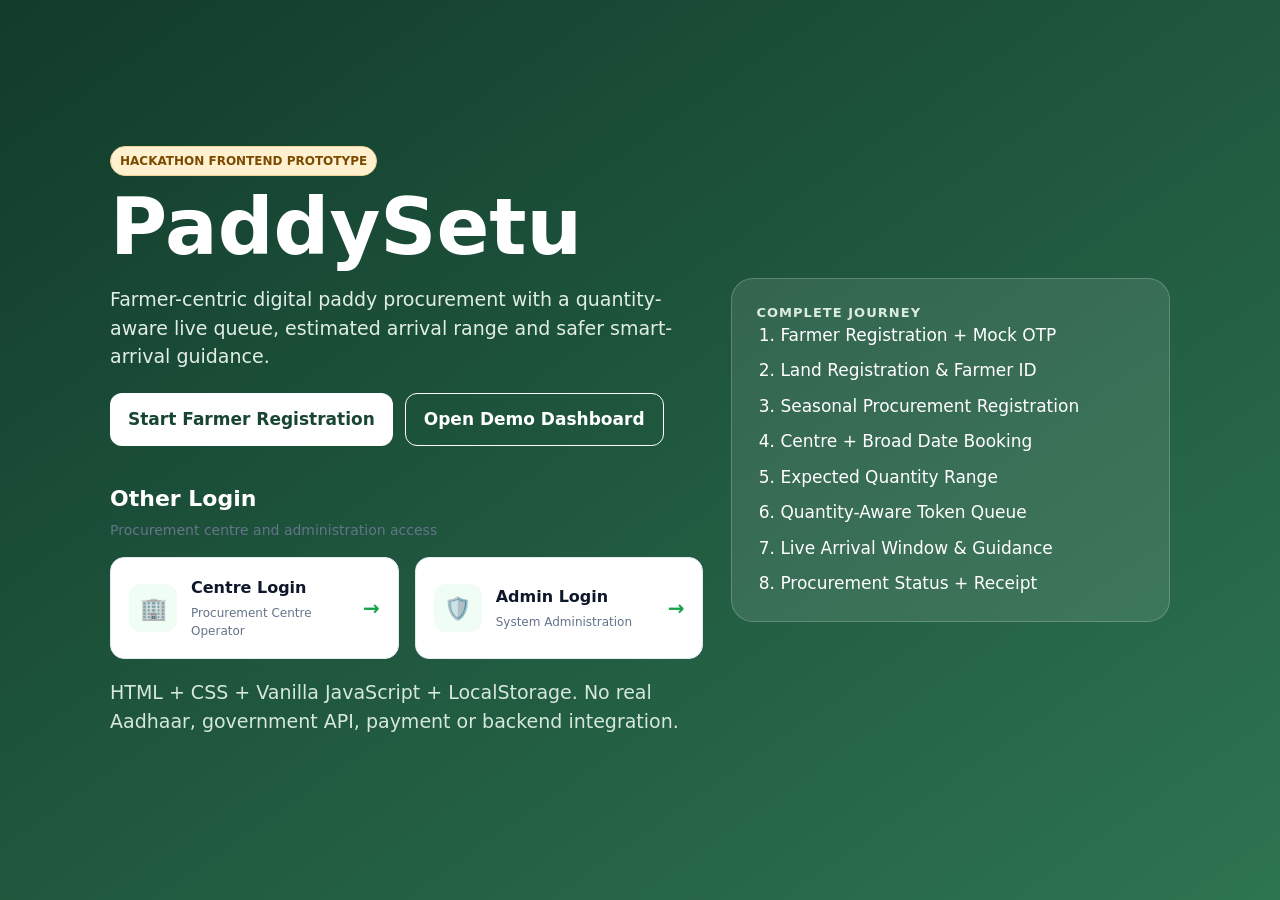
<file: index.html>
<!doctype html>
<html lang="en">
  <head>
    <meta charset="UTF-8" />
    <meta name="viewport" content="width=device-width,initial-scale=1" />
    <title>PaddySetu — Digital Paddy Procurement Prototype</title>
    <link rel="stylesheet" href="css/global.css" />
    <link rel="stylesheet" href="css/utility.css" />
  </head>
  <body>
    <main class="landing">
      <div class="landing-card">
        <section>
          <div class="demo-label">HACKATHON FRONTEND PROTOTYPE</div>
          <h1>PaddySetu</h1>
          <p>
            Farmer-centric digital paddy procurement with a quantity-aware live
            queue, estimated arrival range and safer smart-arrival guidance.
          </p>
          <div class="button-row">
            <a class="btn btn-primary" href="pages/farmer-registration.html"
              >Start Farmer Registration</a
            ><a class="btn btn-outline" href="pages/dashboard.html"
              >Open Demo Dashboard</a
            >
          </div>


          <section class="other-login-section">
            <div class="section-heading">
              <h2>Other Login</h2>
              <p>Procurement centre and administration access</p>
            </div>

            <div class="role-login-grid">
              <!-- Centre Operator -->
              <a href="pages/centre-login.html" class="role-login-card">
                <div class="role-login-icon">🏢</div>

                <div class="role-login-content">
                  <h3>Centre Login</h3>
                  <p>Procurement Centre Operator</p>
                </div>

                <span class="role-arrow">→</span>
              </a>

              <!-- Admin -->
              <a href="pages/admin-login.html" class="role-login-card">
                <div class="role-login-icon">🛡️</div>

                <div class="role-login-content">
                  <h3>Admin Login</h3>
                  <p>System Administration</p>
                </div>

                <span class="role-arrow">→</span>
              </a>
            </div>
          </section>
          

          <p class="helper">
            HTML + CSS + Vanilla JavaScript + LocalStorage. No real Aadhaar,
            government API, payment or backend integration.
          </p>
        </section>
        <aside class="flow-card">
          <div class="eyebrow">Complete journey</div>
          <ol>
            <li>Farmer Registration + Mock OTP</li>
            <li>Land Registration & Farmer ID</li>
            <li>Seasonal Procurement Registration</li>
            <li>Centre + Broad Date Booking</li>
            <li>Expected Quantity Range</li>
            <li>Quantity-Aware Token Queue</li>
            <li>Live Arrival Window & Guidance</li>
            <li>Procurement Status + Receipt</li>
          </ol>
        </aside>
      </div>
    </main>
  </body>
</html>
</file>
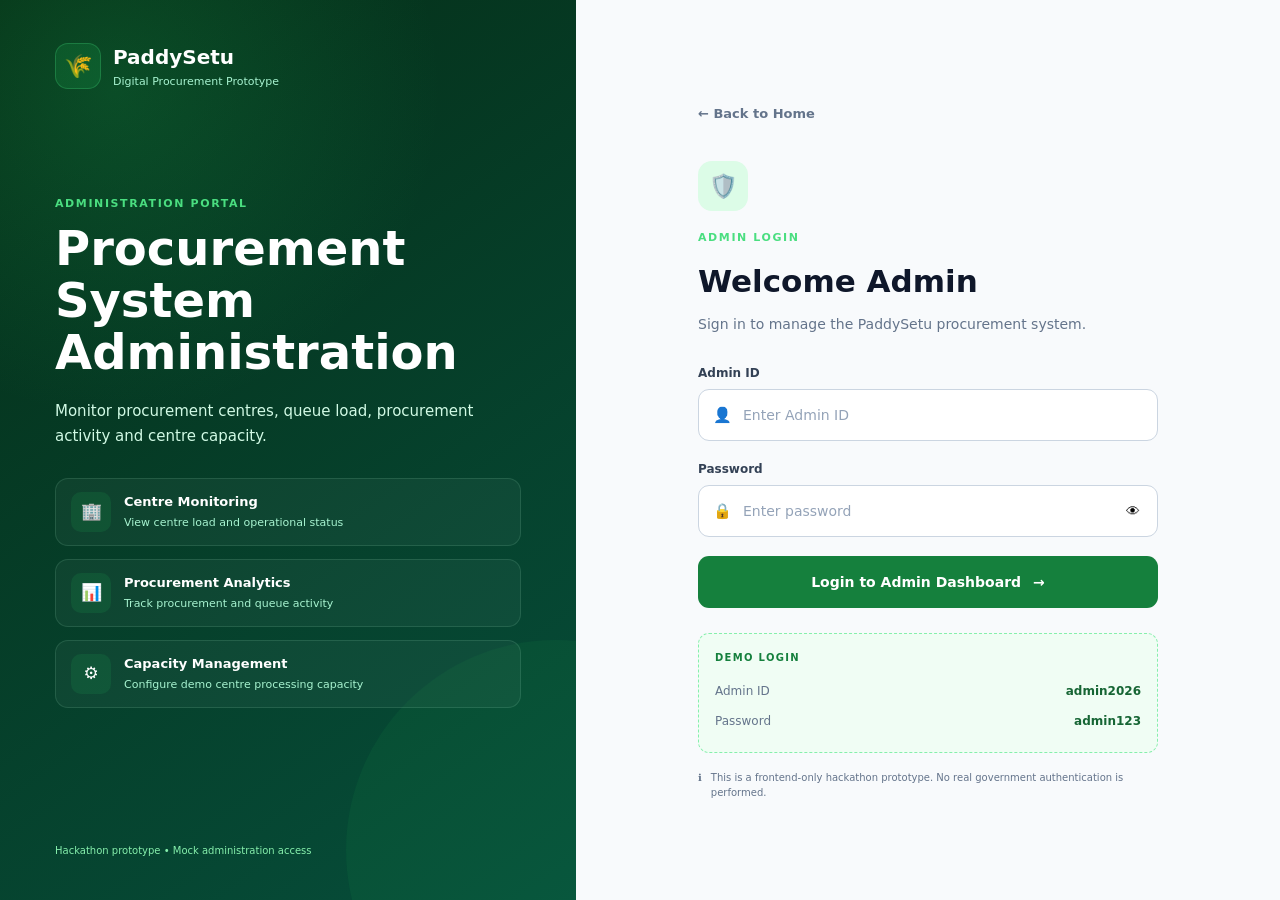
<file: pages/admin-login.html>
<!doctype html>
<html lang="en">

<head>
    <meta charset="UTF-8" />

    <meta
        name="viewport"
        content="width=device-width, initial-scale=1"
    />

    <meta
        name="description"
        content="Admin login for PaddySetu digital procurement prototype"
    />

    <title>Admin Login — PaddySetu</title>

    <!-- Shared CSS -->
    <link rel="stylesheet" href="../css/global.css" />
    <link rel="stylesheet" href="../css/utility.css" />

    <!-- Admin CSS -->
    <link rel="stylesheet" href="../css/admin.css" />
</head>

<body>

    <main class="admin-login-page">

        <div class="admin-login-wrapper">


            <!-- ============================================
                 LEFT INFORMATION PANEL
            ============================================= -->

            <section class="admin-brand-panel">

                <a
                    href="../index.html"
                    class="admin-brand"
                >
                    <div class="admin-brand-icon">
                        🌾
                    </div>

                    <div>
                        <strong>PaddySetu</strong>
                        <span>Digital Procurement Prototype</span>
                    </div>
                </a>


                <div class="admin-brand-content">

                    <span class="admin-eyebrow">
                        ADMINISTRATION PORTAL
                    </span>

                    <h1>
                        Procurement System Administration
                    </h1>

                    <p>
                        Monitor procurement centres, queue load,
                        procurement activity and centre capacity.
                    </p>


                    <div class="admin-feature-list">

                        <div class="admin-feature">

                            <div class="feature-icon">
                                🏢
                            </div>

                            <div>
                                <strong>
                                    Centre Monitoring
                                </strong>

                                <span>
                                    View centre load and operational status
                                </span>
                            </div>

                        </div>


                        <div class="admin-feature">

                            <div class="feature-icon">
                                📊
                            </div>

                            <div>
                                <strong>
                                    Procurement Analytics
                                </strong>

                                <span>
                                    Track procurement and queue activity
                                </span>
                            </div>

                        </div>


                        <div class="admin-feature">

                            <div class="feature-icon">
                                ⚙️
                            </div>

                            <div>
                                <strong>
                                    Capacity Management
                                </strong>

                                <span>
                                    Configure demo centre processing capacity
                                </span>
                            </div>

                        </div>

                    </div>

                </div>


                <p class="admin-demo-note">
                    Hackathon prototype • Mock administration access
                </p>

            </section>



            <!-- ============================================
                 LOGIN PANEL
            ============================================= -->

            <section class="admin-login-panel">

                <div class="admin-login-box">


                    <a
                        href="../index.html"
                        class="back-home-link"
                    >
                        ← Back to Home
                    </a>


                    <div class="admin-login-heading">

                        <div class="admin-shield">
                            🛡️
                        </div>

                        <span class="admin-eyebrow">
                            ADMIN LOGIN
                        </span>

                        <h2>
                            Welcome Admin
                        </h2>

                        <p>
                            Sign in to manage the PaddySetu
                            procurement system.
                        </p>

                    </div>



                    <!-- ====================================
                         LOGIN FORM
                    ===================================== -->

                    <form
                        class="admin-login-form"
                        id="adminLoginForm"
                    >


                        <!-- Admin ID -->

                        <div class="admin-form-group">

                            <label for="adminId">
                                Admin ID
                            </label>

                            <div class="admin-input-wrapper">

                                <span class="admin-input-icon">
                                    👤
                                </span>

                                <input
                                    type="text"
                                    id="adminId"
                                    placeholder="Enter Admin ID"
                                    autocomplete="username"
                                    required
                                />

                            </div>

                        </div>



                        <!-- Password -->

                        <div class="admin-form-group">

                            <label for="adminPassword">
                                Password
                            </label>

                            <div class="admin-input-wrapper">

                                <span class="admin-input-icon">
                                    🔒
                                </span>

                                <input
                                    type="password"
                                    id="adminPassword"
                                    placeholder="Enter password"
                                    autocomplete="current-password"
                                    required
                                />

                                <button
                                    type="button"
                                    class="password-toggle"
                                    id="adminPasswordToggle"
                                    aria-label="Show password"
                                >
                                    👁
                                </button>

                            </div>

                        </div>



                        <!-- Error -->

                        <div
                            class="admin-login-error"
                            id="adminLoginError"
                        >
                        </div>



                        <!-- Login -->

                        <button
                            type="submit"
                            class="admin-login-button"
                        >
                            Login to Admin Dashboard
                            <span>→</span>
                        </button>

                    </form>



                    <!-- ====================================
                         DEMO CREDENTIALS
                    ===================================== -->

                    <div class="demo-credentials">

                        <div class="demo-title">
                            DEMO LOGIN
                        </div>

                        <div class="demo-credential-row">

                            <span>
                                Admin ID
                            </span>

                            <strong>
                                admin2026
                            </strong>

                        </div>


                        <div class="demo-credential-row">

                            <span>
                                Password
                            </span>

                            <strong>
                                admin123
                            </strong>

                        </div>

                    </div>



                    <div class="prototype-warning">

                        <span>
                            ℹ️
                        </span>

                        <p>
                            This is a frontend-only hackathon prototype.
                            No real government authentication is performed.
                        </p>

                    </div>

                </div>

            </section>

        </div>

    </main>


    <!-- Shared application data -->

    <script src="../js/storage.js"></script>

    <!-- Admin login -->

    <script src="../js/admin-login.js"></script>

</body>

</html>
</file>
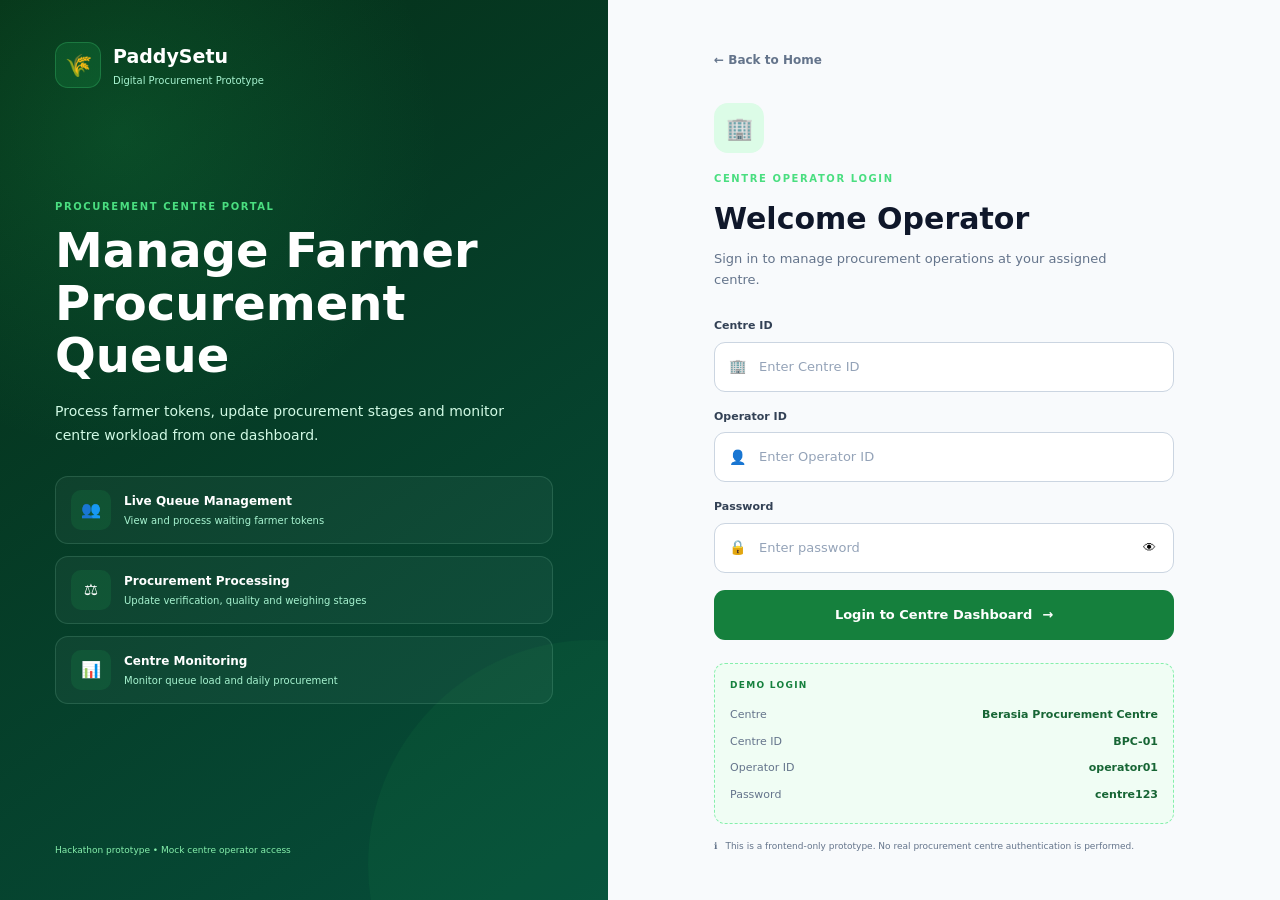
<file: pages/centre-login.html>
<!doctype html>
<html lang="en">

<head>
    <meta charset="UTF-8" />

    <meta
        name="viewport"
        content="width=device-width, initial-scale=1"
    />

    <meta
        name="description"
        content="Centre operator login for PaddySetu procurement prototype"
    />

    <title>Centre Login — PaddySetu</title>

    <link rel="stylesheet" href="../css/global.css" />
    <link rel="stylesheet" href="../css/utility.css" />
    <link rel="stylesheet" href="../css/centre.css" />
</head>

<body>

    <main class="centre-login-page">

        <div class="centre-login-layout">

            <!-- LEFT PANEL -->

            <section class="centre-info-panel">

                <a href="../index.html" class="centre-brand">

                    <div class="centre-brand-icon">
                        🌾
                    </div>

                    <div>
                        <strong>PaddySetu</strong>
                        <span>Digital Procurement Prototype</span>
                    </div>

                </a>


                <div class="centre-info-content">

                    <span class="centre-eyebrow">
                        PROCUREMENT CENTRE PORTAL
                    </span>

                    <h1>
                        Manage Farmer Procurement Queue
                    </h1>

                    <p>
                        Process farmer tokens, update procurement stages
                        and monitor centre workload from one dashboard.
                    </p>


                    <div class="centre-feature-list">

                        <div class="centre-feature">

                            <div class="centre-feature-icon">
                                👥
                            </div>

                            <div>
                                <strong>Live Queue Management</strong>
                                <span>
                                    View and process waiting farmer tokens
                                </span>
                            </div>

                        </div>


                        <div class="centre-feature">

                            <div class="centre-feature-icon">
                                ⚖
                            </div>

                            <div>
                                <strong>Procurement Processing</strong>
                                <span>
                                    Update verification, quality and weighing stages
                                </span>
                            </div>

                        </div>


                        <div class="centre-feature">

                            <div class="centre-feature-icon">
                                📊
                            </div>

                            <div>
                                <strong>Centre Monitoring</strong>
                                <span>
                                    Monitor queue load and daily procurement
                                </span>
                            </div>

                        </div>

                    </div>

                </div>


                <p class="centre-prototype-note">
                    Hackathon prototype • Mock centre operator access
                </p>

            </section>


            <!-- RIGHT LOGIN PANEL -->

            <section class="centre-login-panel">

                <div class="centre-login-box">

                    <a
                        href="../index.html"
                        class="centre-back-link"
                    >
                        ← Back to Home
                    </a>


                    <div class="centre-login-heading">

                        <div class="centre-login-symbol">
                            🏢
                        </div>

                        <span class="centre-eyebrow">
                            CENTRE OPERATOR LOGIN
                        </span>

                        <h2>
                            Welcome Operator
                        </h2>

                        <p>
                            Sign in to manage procurement operations
                            at your assigned centre.
                        </p>

                    </div>


                    <form
                        id="centreLoginForm"
                        class="centre-login-form"
                    >

                        <!-- Centre ID -->

                        <div class="centre-form-group">

                            <label for="centreId">
                                Centre ID
                            </label>

                            <div class="centre-input-wrap">

                                <span class="centre-input-icon">
                                    🏢
                                </span>

                                <input
                                    type="text"
                                    id="centreId"
                                    placeholder="Enter Centre ID"
                                    autocomplete="username"
                                    required
                                />

                            </div>

                        </div>


                        <!-- Operator ID -->

                        <div class="centre-form-group">

                            <label for="operatorId">
                                Operator ID
                            </label>

                            <div class="centre-input-wrap">

                                <span class="centre-input-icon">
                                    👤
                                </span>

                                <input
                                    type="text"
                                    id="operatorId"
                                    placeholder="Enter Operator ID"
                                    required
                                />

                            </div>

                        </div>


                        <!-- Password -->

                        <div class="centre-form-group">

                            <label for="centrePassword">
                                Password
                            </label>

                            <div class="centre-input-wrap">

                                <span class="centre-input-icon">
                                    🔒
                                </span>

                                <input
                                    type="password"
                                    id="centrePassword"
                                    placeholder="Enter password"
                                    autocomplete="current-password"
                                    required
                                />

                                <button
                                    type="button"
                                    class="centre-password-toggle"
                                    id="centrePasswordToggle"
                                    aria-label="Show password"
                                >
                                    👁
                                </button>

                            </div>

                        </div>


                        <div
                            id="centreLoginError"
                            class="centre-login-error"
                        ></div>


                        <button
                            type="submit"
                            class="centre-login-button"
                        >
                            Login to Centre Dashboard
                            <span>→</span>
                        </button>

                    </form>


                    <!-- DEMO CREDENTIALS -->

                    <div class="centre-demo-box">

                        <div class="centre-demo-title">
                            DEMO LOGIN
                        </div>


                        <div class="centre-demo-row">
                            <span>Centre</span>
                            <strong>Berasia Procurement Centre</strong>
                        </div>


                        <div class="centre-demo-row">
                            <span>Centre ID</span>
                            <strong>BPC-01</strong>
                        </div>


                        <div class="centre-demo-row">
                            <span>Operator ID</span>
                            <strong>operator01</strong>
                        </div>


                        <div class="centre-demo-row">
                            <span>Password</span>
                            <strong>centre123</strong>
                        </div>

                    </div>


                    <div class="centre-login-warning">

                        <span>ℹ️</span>

                        <p>
                            This is a frontend-only prototype.
                            No real procurement centre authentication is performed.
                        </p>

                    </div>

                </div>

            </section>

        </div>

    </main>


    <script src="../js/centre-login.js"></script>

</body>

</html>
</file>
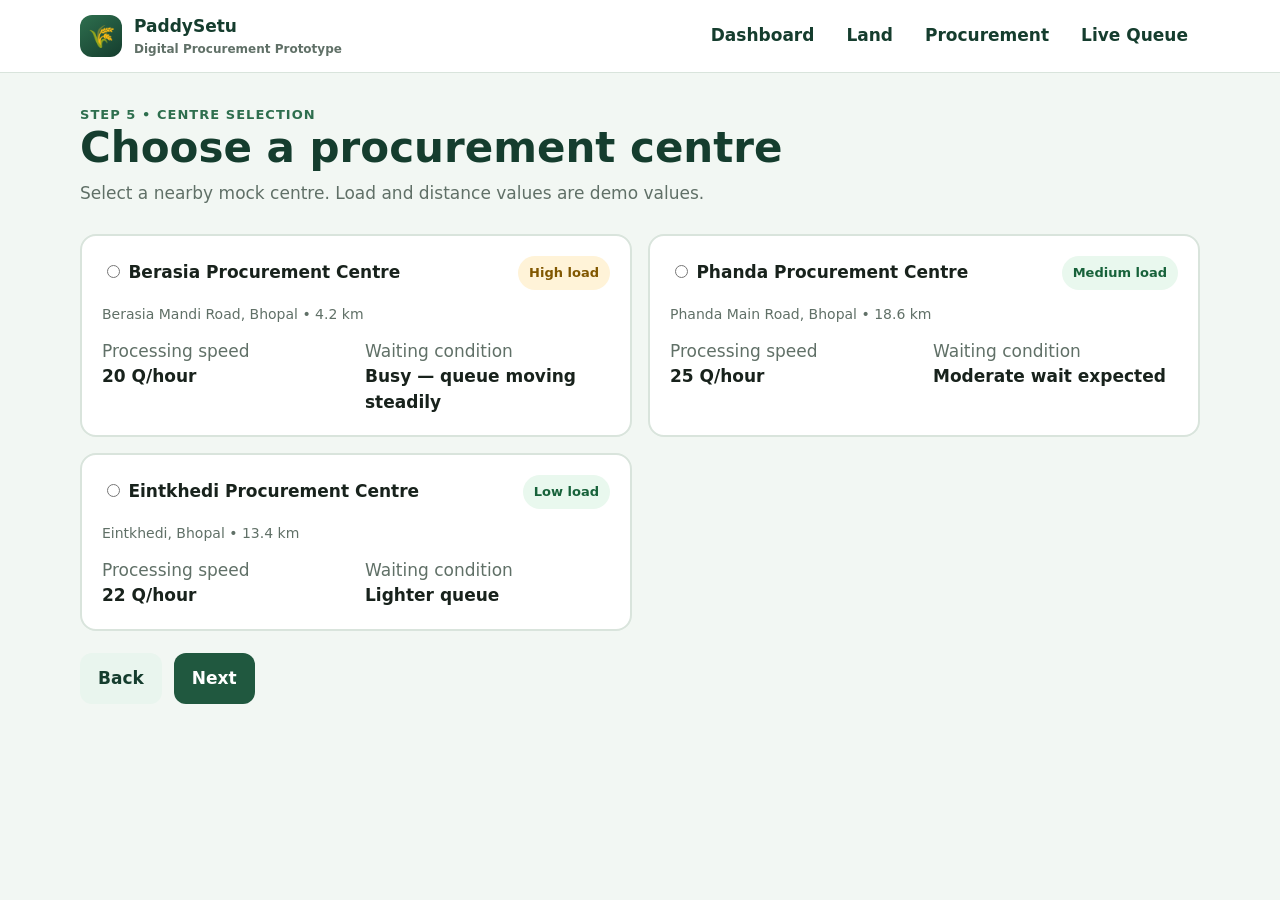
<file: pages/centre-selection.html>
<!doctype html>
<html lang="en">
  <head>
    <meta charset="UTF-8" />
    <meta name="viewport" content="width=device-width,initial-scale=1" />
    <meta
      name="description"
      content="Frontend-only hackathon prototype for farmer-centric paddy procurement"
    />
    <title>Centre Selection — PaddySetu</title>
    <link rel="stylesheet" href="../css/global.css" />
    <link rel="stylesheet" href="../css/utility.css" />
    <link rel="stylesheet" href="../css/slot.css" />
  </head>
  <body>
    <div data-header></div>
    <main class="page-main">
      <div class="container">
        <div class="eyebrow">Step 5 • Centre Selection</div>
        <h1 class="page-title">Choose a procurement centre</h1>
        <p class="page-subtitle">
          Select a nearby mock centre. Load and distance values are demo values.
        </p>
        <div id="centreList" class="centre-list"></div>
        <p id="centreMessage" class="error"></p>
        <div class="button-row">
          <a class="btn btn-secondary" href="slot-booking.html"
            >Back</a
          ><button class="btn btn-primary" id="continueCentre">
            Next
          </button>
        </div>
      </div>
    </main>
    <script src="../js/storage.js"></script>
    <script src="../js/app.js"></script>
    <script src="../js/slot-booking.js"></script>
  </body>
</html>
</file>
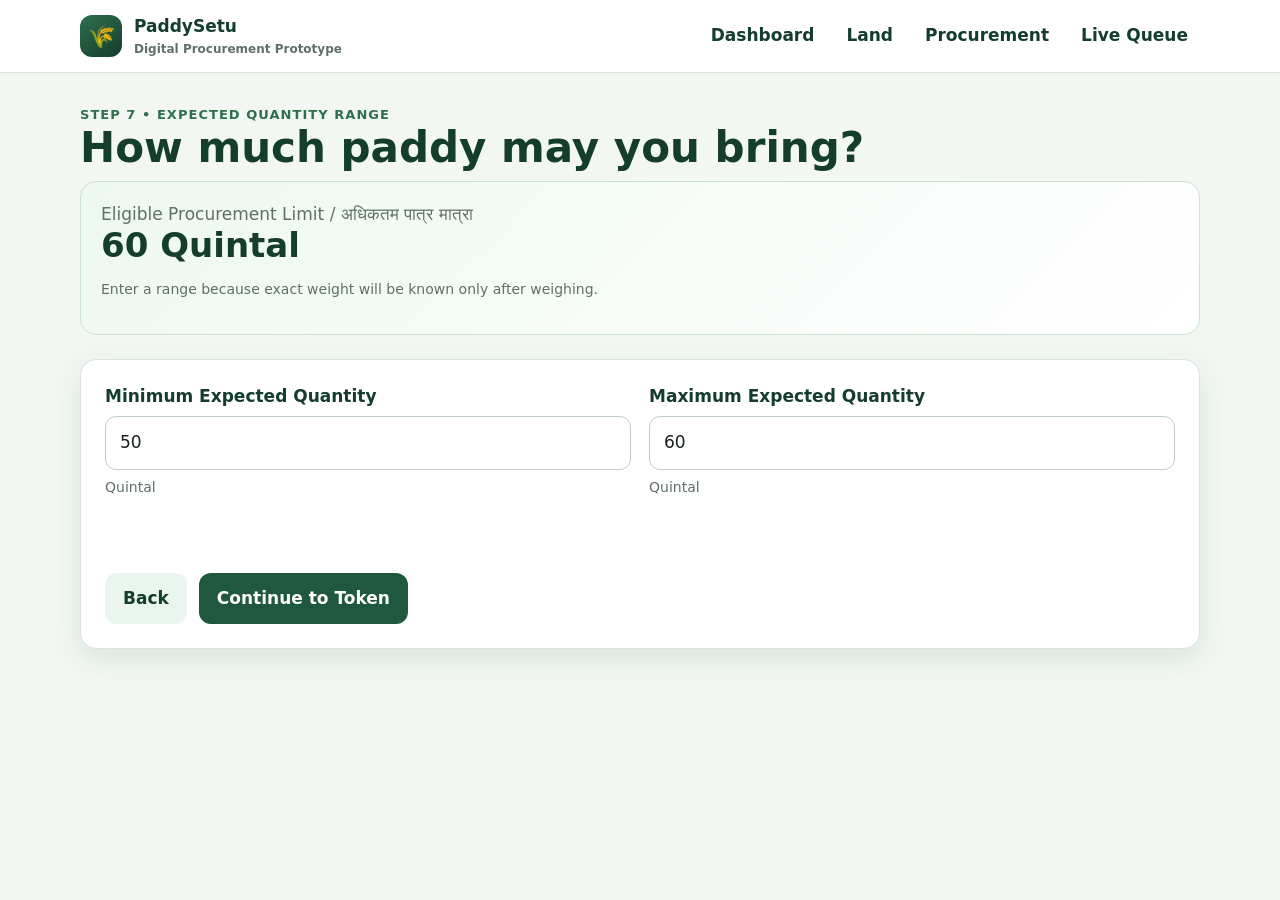
<file: pages/crop-quantity.html>
<!doctype html>
<html lang="en">
  <head>
    <meta charset="UTF-8" />
    <meta name="viewport" content="width=device-width,initial-scale=1" />
    <meta
      name="description"
      content="Frontend-only hackathon prototype for farmer-centric paddy procurement"
    />
    <title>Crop Quantity Range — PaddySetu</title>
    <link rel="stylesheet" href="../css/global.css" />
    <link rel="stylesheet" href="../css/utility.css" />
    <link rel="stylesheet" href="../css/slot.css" />
  </head>
  <body>
    <div data-header></div>
    <main class="page-main">
      <div class="container">
        <div class="eyebrow">Step 7 • Expected Quantity Range</div>
        <h1 class="page-title">How much paddy may you bring?</h1>
        <div class="quantity-limit">
          <div class="muted">
            Eligible Procurement Limit / अधिकतम पात्र मात्रा
          </div>
          <div class="kpi" id="eligibleLimit">60 Quintal</div>
          <p class="helper">
            Enter a range because exact weight will be known only after
            weighing.
          </p>
        </div>
        <section class="card mt-3">
          <form id="quantityForm" class="form-grid">
            <div class="field">
              <label>Minimum Expected Quantity</label
              ><input
                id="minQuantity"
                type="number"
                step="0.1"
                min="0.1"
                value="50"
                required
              /><span class="helper">Quintal</span>
            </div>
            <div class="field">
              <label>Maximum Expected Quantity</label
              ><input
                id="maxQuantity"
                type="number"
                step="0.1"
                min="0.1"
                value="60"
                required
              /><span class="helper">Quintal</span>
            </div>
            <div class="field full">
              <p id="quantityMessage" class="error"></p>
              <div class="button-row">
                <a class="btn btn-secondary" href="slot-booking.html">Back</a
                ><button class="btn btn-primary">Continue to Token</button>
              </div>
            </div>
          </form>
        </section>
      </div>
    </main>
    <script src="../js/storage.js"></script>
    <script src="../js/app.js"></script>
    <script src="../js/quantity.js"></script>
  </body>
</html>
</file>
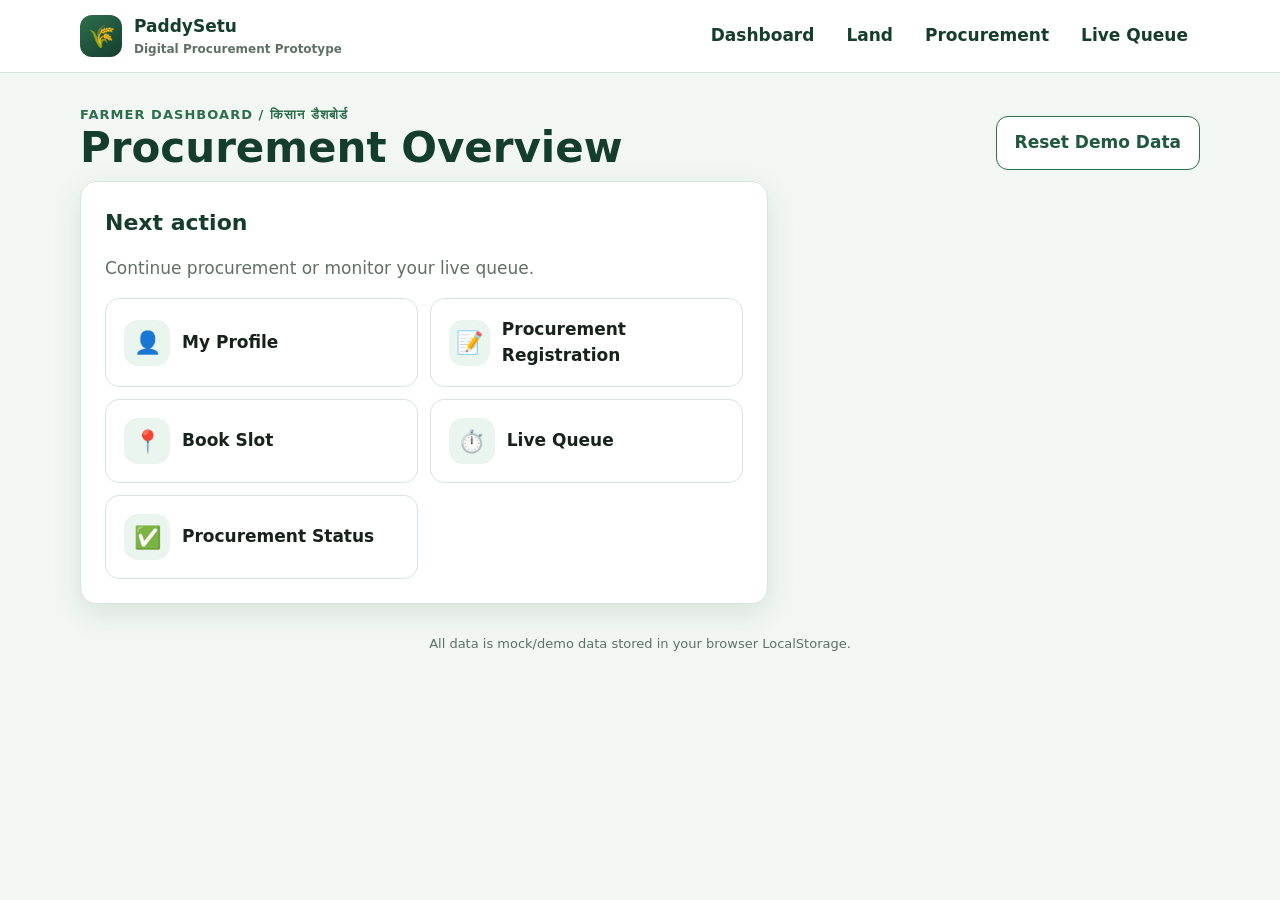
<file: pages/dashboard.html>
<!doctype html>
<html lang="en">
  <head>
    <meta charset="UTF-8" />
    <meta name="viewport" content="width=device-width,initial-scale=1" />
    <meta
      name="description"
      content="Frontend-only hackathon prototype for farmer-centric paddy procurement"
    />
    <title>Farmer Dashboard — PaddySetu</title>
    <link rel="stylesheet" href="../css/global.css" />
    <link rel="stylesheet" href="../css/utility.css" />
    <link rel="stylesheet" href="../css/dashboard.css" />
  </head>
  <body>
    <div data-header></div>
    <main class="page-main">
      <div class="container">
        <div class="row-between">
          <div>
            <div class="eyebrow">Farmer Dashboard / किसान डैशबोर्ड</div>
            <h1 class="page-title">Procurement Overview</h1>
          </div>
          <button class="btn btn-outline" data-reset-demo>
            Reset Demo Data
          </button>
        </div>
        <div id="dashboardData" class="dashboard-grid"></div>
        <p class="footer-note">
          All data is mock/demo data stored in your browser LocalStorage.
        </p>
      </div>
    </main>
    <script src="../js/storage.js"></script>
    <script src="../js/app.js"></script>
  </body>
</html>
</file>
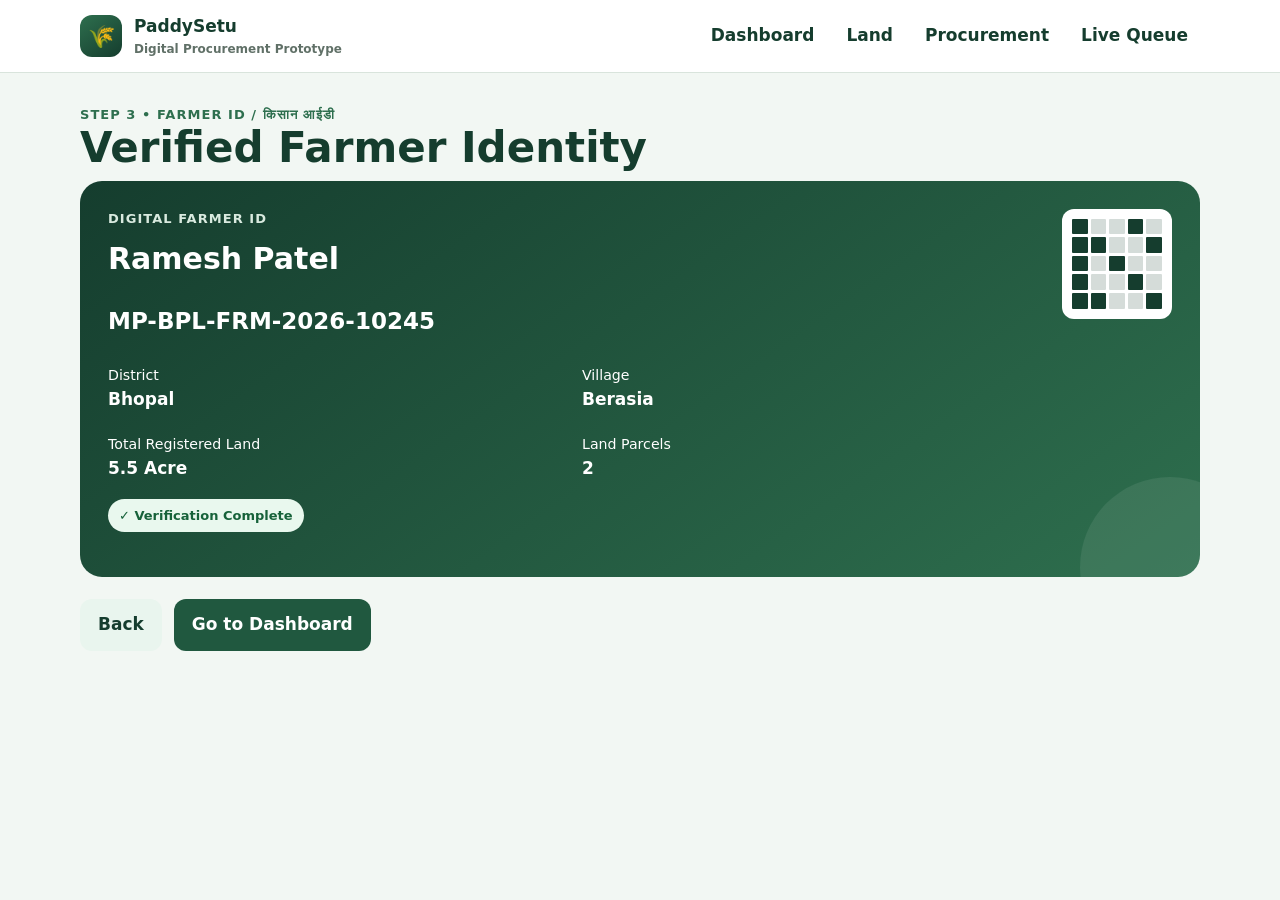
<file: pages/farmer-id.html>
<!doctype html>
<html lang="en">
  <head>
    <meta charset="UTF-8" />
    <meta name="viewport" content="width=device-width,initial-scale=1" />
    <meta
      name="description"
      content="Frontend-only hackathon prototype for farmer-centric paddy procurement"
    />
    <title>Farmer ID — PaddySetu</title>
    <link rel="stylesheet" href="../css/global.css" />
    <link rel="stylesheet" href="../css/utility.css" />
    <link rel="stylesheet" href="../css/registration.css" />
  </head>
  <body>
    <div data-header></div>
    <main class="page-main">
      <div class="container">
        <div class="eyebrow">Step 3 • Farmer ID / किसान आईडी</div>
        <h1 class="page-title">Verified Farmer Identity</h1>
        <div class="id-card" id="farmerIdCard"></div>
        <div class="button-row">
          <a class="btn btn-secondary" href="land-registration.html">Back</a
          ><a class="btn btn-primary" href="dashboard.html">Go to Dashboard</a>
        </div>
      </div>
    </main>
    <script src="../js/storage.js"></script>
    <script src="../js/app.js"></script>
    <script src="../js/land-registration.js"></script>
  </body>
</html>
</file>
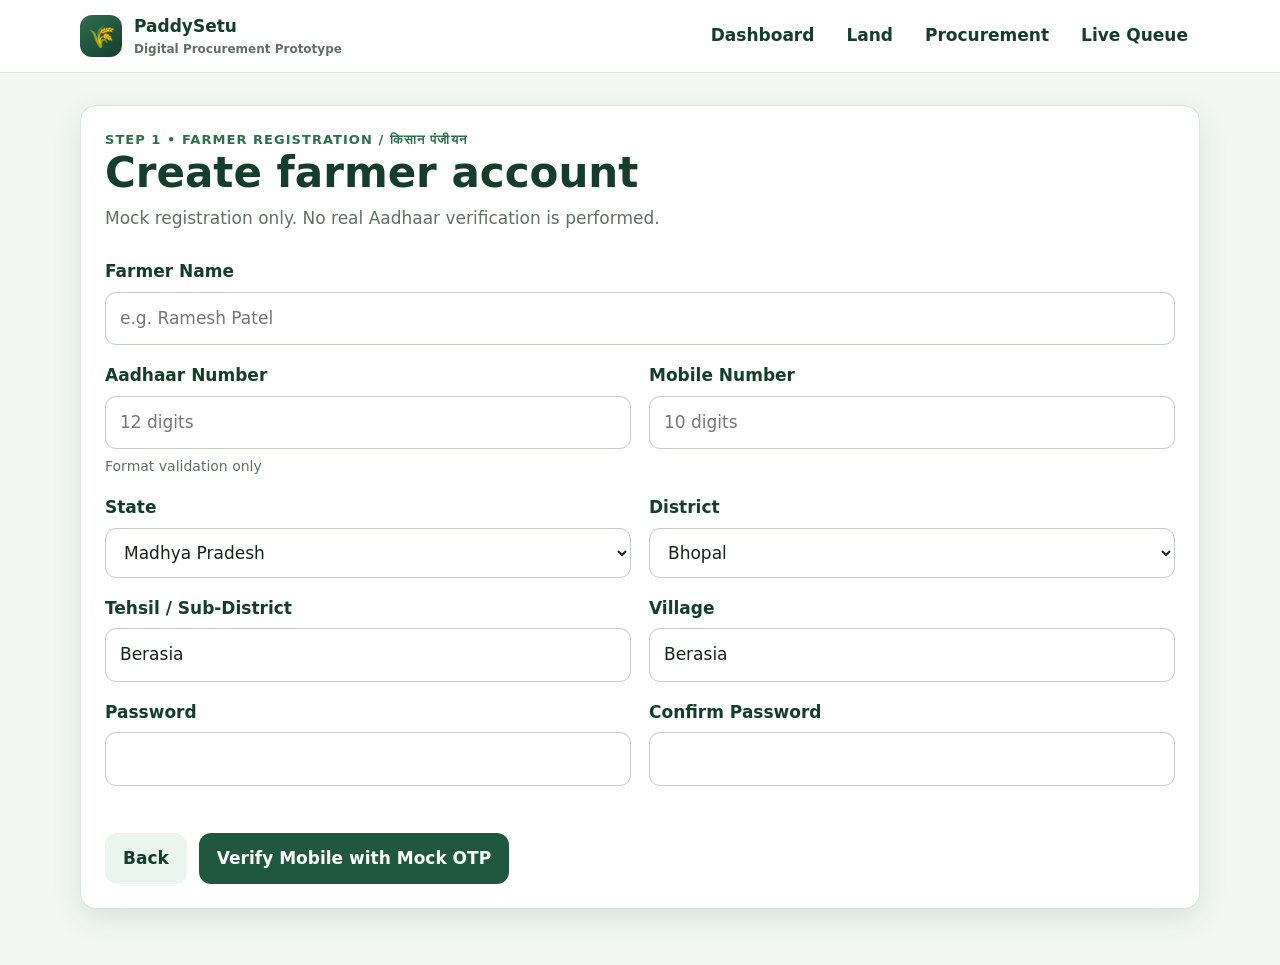
<file: pages/farmer-registration.html>
<!doctype html>
<html lang="en">
  <head>
    <meta charset="UTF-8" />
    <meta name="viewport" content="width=device-width,initial-scale=1" />
    <meta
      name="description"
      content="Frontend-only hackathon prototype for farmer-centric paddy procurement"
    />
    <title>Farmer Registration — PaddySetu</title>
    <link rel="stylesheet" href="../css/global.css" />
    <link rel="stylesheet" href="../css/utility.css" />
    <link rel="stylesheet" href="../css/auth.css" />
  </head>
  <body>
    <div data-header></div>
    <main class="page-main">
      <div class="container">
        <div class="card">
          <div class="eyebrow">Step 1 • Farmer Registration / किसान पंजीयन</div>
          <h1 class="page-title">Create farmer account</h1>
          <p class="page-subtitle">
            Mock registration only. No real Aadhaar verification is performed.
          </p>
          <form id="farmerRegistrationForm" class="form-grid">
            <div class="field full">
              <label>Farmer Name</label
              ><input name="name" required placeholder="e.g. Ramesh Patel" />
            </div>
            <div class="field">
              <label>Aadhaar Number</label
              ><input
                name="aadhaar"
                inputmode="numeric"
                maxlength="14"
                required
                placeholder="12 digits"
              /><span class="helper">Format validation only</span>
            </div>
            <div class="field">
              <label>Mobile Number</label
              ><input
                name="mobile"
                inputmode="numeric"
                maxlength="10"
                required
                placeholder="10 digits"
              />
            </div>
            <div class="field">
              <label>State</label
              ><select name="state" required>
                <option>Madhya Pradesh</option>
              </select>
            </div>
            <div class="field">
              <label>District</label
              ><select name="district" required>
                <option>Bhopal</option>
                <option>Sehore</option>
                <option>Raisen</option>
              </select>
            </div>
            <div class="field">
              <label>Tehsil / Sub-District</label
              ><input name="tehsil" required value="Berasia" />
            </div>
            <div class="field">
              <label>Village</label
              ><input name="village" required value="Berasia" />
            </div>
            <div class="field">
              <label>Password</label
              ><input type="password" name="password" required minlength="6" />
            </div>
            <div class="field">
              <label>Confirm Password</label
              ><input
                type="password"
                name="confirmPassword"
                required
                minlength="6"
              />
            </div>
            <div class="field full">
              <div id="formMessage" class="error"></div>
              <div class="button-row">
                <a class="btn btn-secondary" href="../index.html">Back</a
                ><button class="btn btn-primary">
                  Verify Mobile with Mock OTP
                </button>
              </div>
            </div>
          </form>
        </div>
      </div>
    </main>
    <script src="../js/storage.js"></script>
    <script src="../js/app.js"></script>
    <script src="../js/farmer-registration.js"></script>
  </body>
</html>
</file>
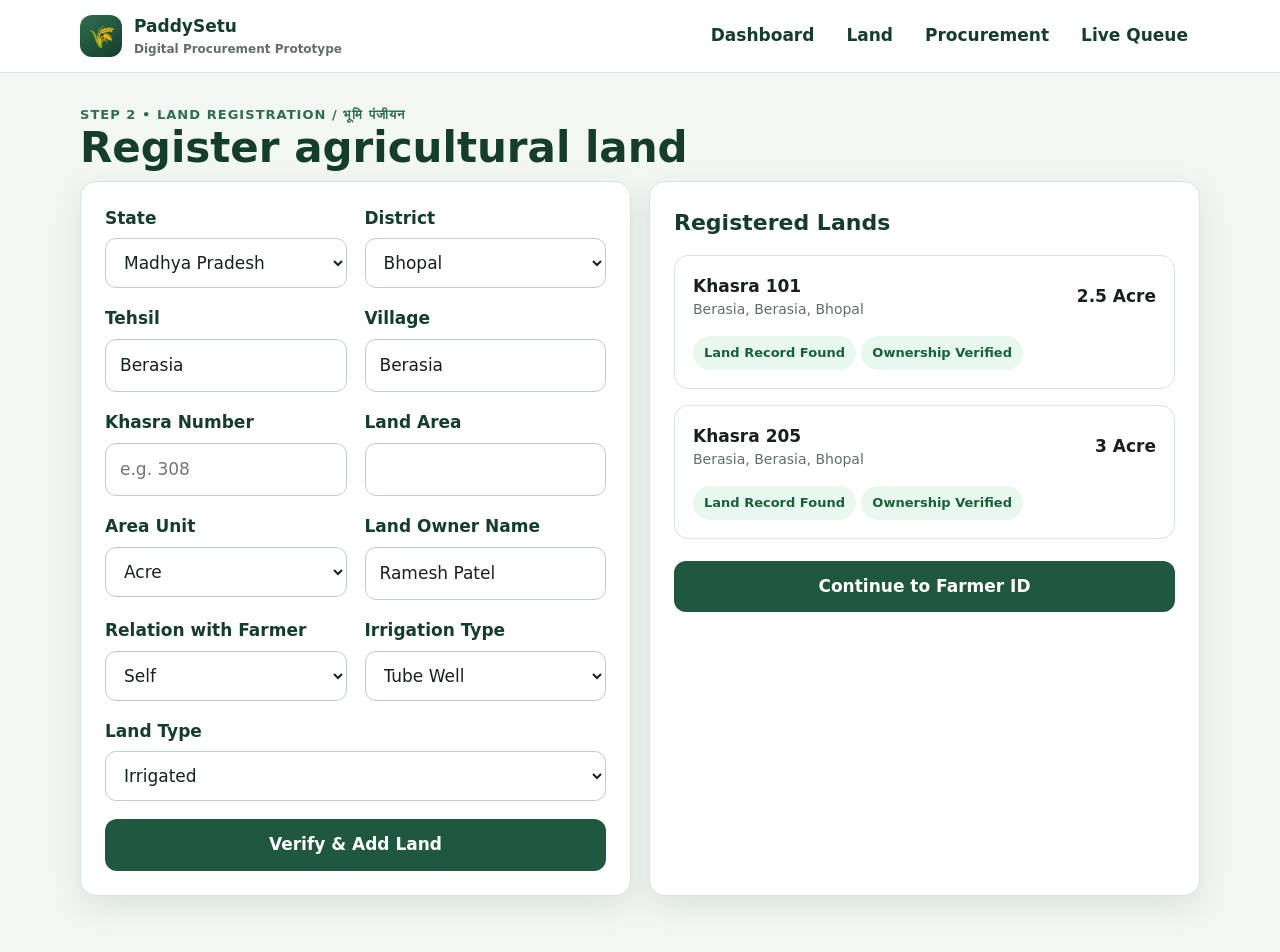
<file: pages/land-registration.html>
<!doctype html>
<html lang="en">
  <head>
    <meta charset="UTF-8" />
    <meta name="viewport" content="width=device-width,initial-scale=1" />
    <meta
      name="description"
      content="Frontend-only hackathon prototype for farmer-centric paddy procurement"
    />
    <title>Land Registration — PaddySetu</title>
    <link rel="stylesheet" href="../css/global.css" />
    <link rel="stylesheet" href="../css/utility.css" />
    <link rel="stylesheet" href="../css/registration.css" />
  </head>
  <body>
    <div data-header></div>
    <main class="page-main">
      <div class="container">
        <div class="eyebrow">Step 2 • Land Registration / भूमि पंजीयन</div>
        <h1 class="page-title">Register agricultural land</h1>
        <div class="grid-2">
          <section class="card">
            <form id="landForm" class="form-grid">
              <div class="field">
                <label>State</label
                ><select name="state">
                  <option>Madhya Pradesh</option>
                </select>
              </div>
              <div class="field">
                <label>District</label
                ><select name="district">
                  <option>Bhopal</option>
                </select>
              </div>
              <div class="field">
                <label>Tehsil</label
                ><input name="tehsil" required value="Berasia" />
              </div>
              <div class="field">
                <label>Village</label
                ><input name="village" required value="Berasia" />
              </div>
              <div class="field">
                <label>Khasra Number</label
                ><input name="khasra" required placeholder="e.g. 308" />
              </div>
              <div class="field">
                <label>Land Area</label
                ><input
                  type="number"
                  step="0.01"
                  min="0.01"
                  name="area"
                  required
                />
              </div>
              <div class="field">
                <label>Area Unit</label
                ><select name="unit">
                  <option>Acre</option>
                  <option>Hectare</option>
                </select>
              </div>
              <div class="field">
                <label>Land Owner Name</label
                ><input name="owner" required value="Ramesh Patel" />
              </div>
              <div class="field">
                <label>Relation with Farmer</label
                ><select name="relation">
                  <option>Self</option>
                  <option>Father</option>
                  <option>Mother</option>
                  <option>Spouse</option>
                  <option>Other</option>
                </select>
              </div>
              <div class="field">
                <label>Irrigation Type</label
                ><select name="irrigation">
                  <option>Tube Well</option>
                  <option>Canal</option>
                  <option>Rainfed</option>
                </select>
              </div>
              <div class="field full">
                <label>Land Type</label
                ><select name="landType">
                  <option>Irrigated</option>
                  <option>Rainfed</option>
                  <option>Mixed</option>
                </select>
              </div>
              <div class="field full">
                <button class="btn btn-primary btn-block">
                  Verify & Add Land
                </button>
              </div>
            </form>
            <div id="verificationPanel" class="verification-steps hidden mt-3">
              <div class="verification-item">
                <span class="verification-check">✓</span
                ><strong>Land Record Found</strong>
              </div>
              <div class="verification-item">
                <span class="verification-check">✓</span
                ><strong>Ownership Verified</strong>
              </div>
              <div class="verification-item">
                <span class="verification-check">✓</span
                ><strong>Land Added Successfully</strong>
              </div>
            </div>
          </section>
          <section class="card">
            <h2 class="section-title">Registered Lands</h2>
            <div id="landList" class="stack"></div>
            <div class="button-row">
              <a class="btn btn-primary btn-block" href="farmer-id.html"
                >Continue to Farmer ID</a
              >
            </div>
          </section>
        </div>
      </div>
    </main>
    <script src="../js/storage.js"></script>
    <script src="../js/app.js"></script>
    <script src="../js/land-registration.js"></script>
  </body>
</html>
</file>
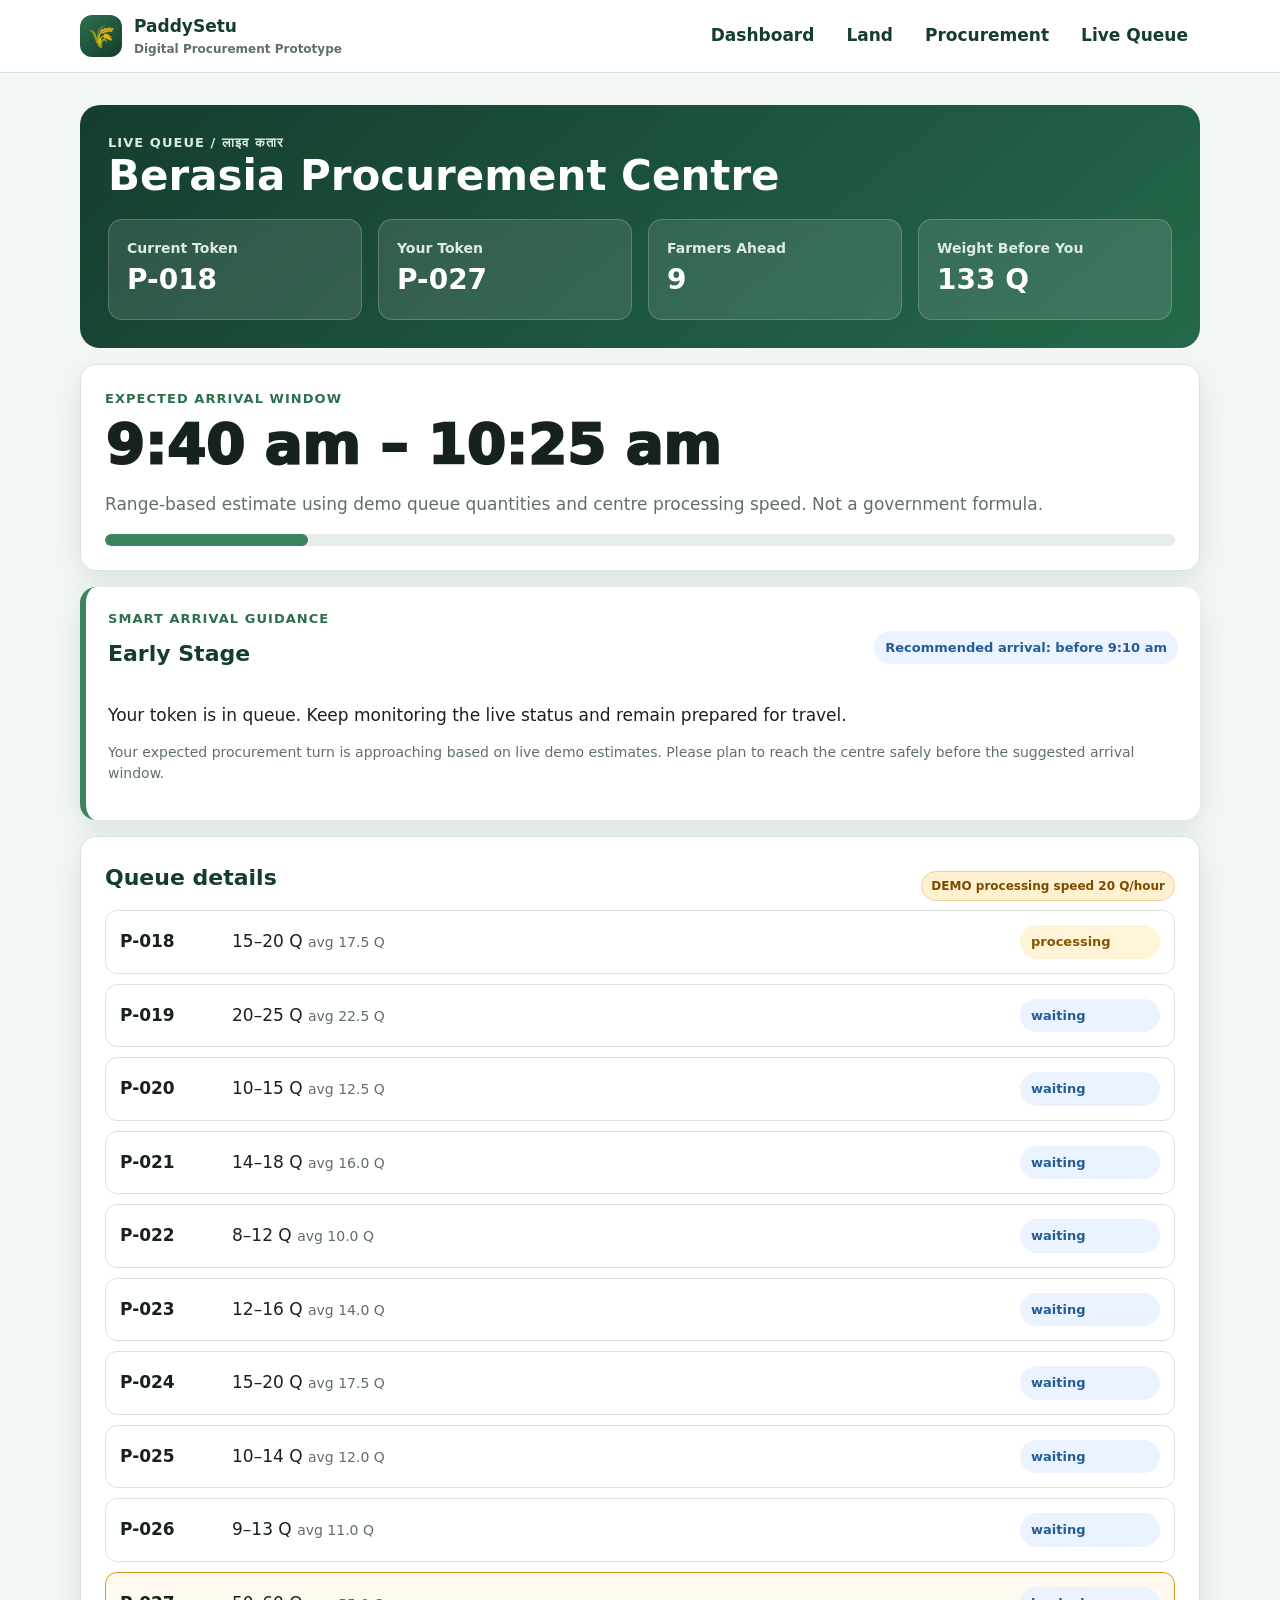
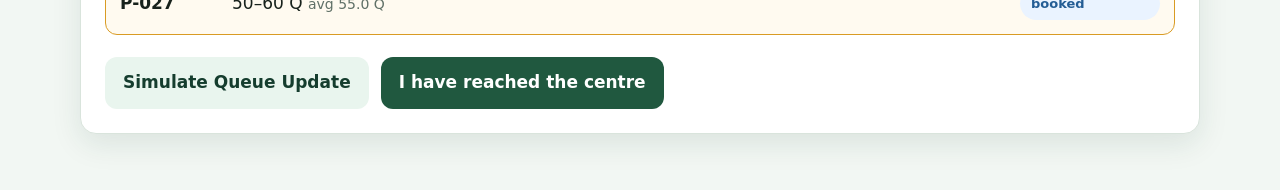
<file: pages/live-queue.html>
<!doctype html>
<html lang="en">
  <head>
    <meta charset="UTF-8" />
    <meta name="viewport" content="width=device-width,initial-scale=1" />
    <meta
      name="description"
      content="Frontend-only hackathon prototype for farmer-centric paddy procurement"
    />
    <title>Live Queue — PaddySetu</title>
    <link rel="stylesheet" href="../css/global.css" />
    <link rel="stylesheet" href="../css/utility.css" />
    <link rel="stylesheet" href="../css/queue.css" />
  </head>
  <body>
    <div data-header></div>
    <main class="page-main">
      <div class="container stack" id="liveQueueRoot"></div>
    </main>
    <script src="../js/storage.js"></script>
    <script src="../js/app.js"></script>
    <script src="../js/queue.js"></script>
  </body>
</html>
</file>
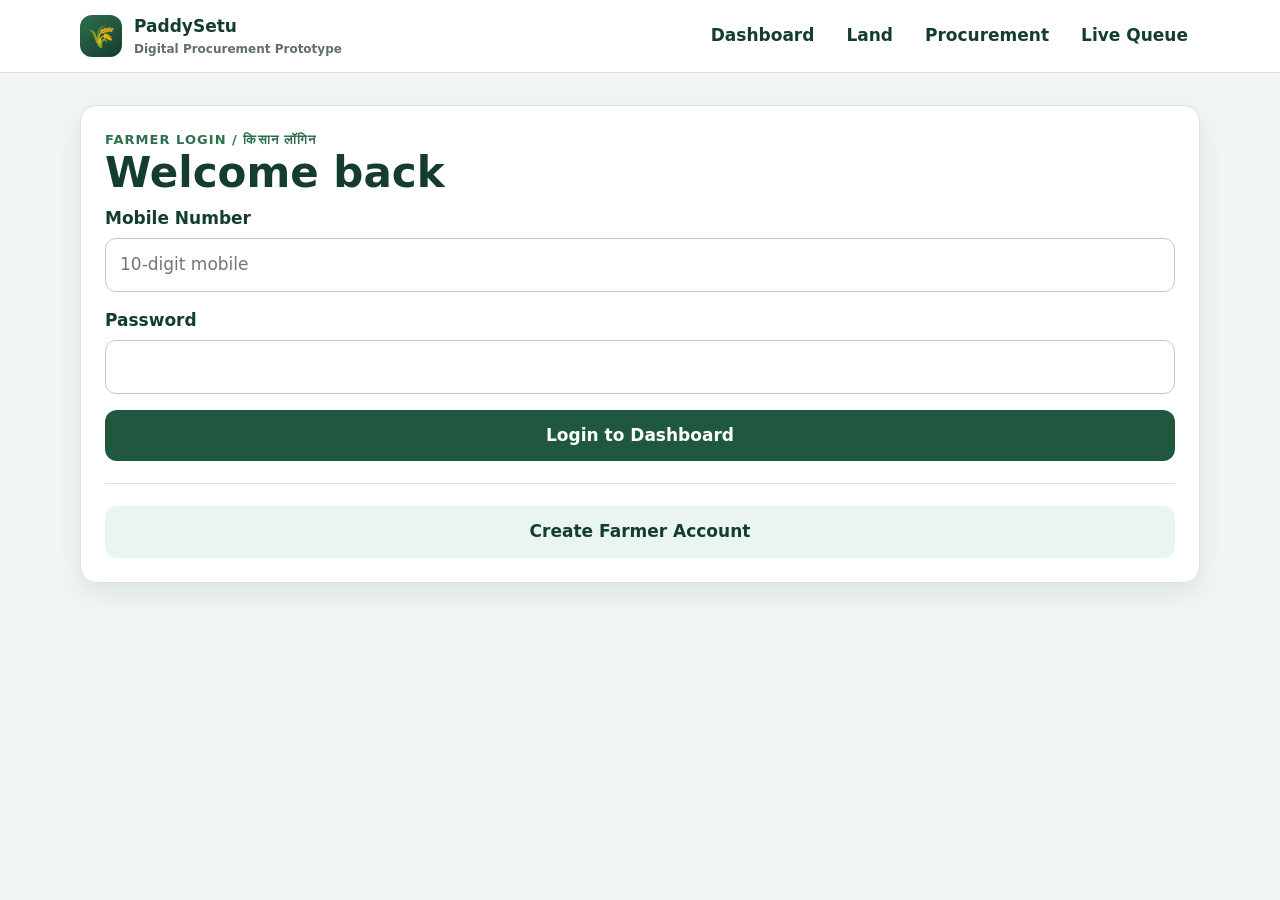
<file: pages/login.html>
<!doctype html>
<html lang="en">
  <head>
    <meta charset="UTF-8" />
    <meta name="viewport" content="width=device-width,initial-scale=1" />
    <meta
      name="description"
      content="Frontend-only hackathon prototype for farmer-centric paddy procurement"
    />
    <title>Farmer Login — PaddySetu</title>
    <link rel="stylesheet" href="../css/global.css" />
    <link rel="stylesheet" href="../css/utility.css" />
    <link rel="stylesheet" href="../css/auth.css" />
  </head>
  <body>
    <div data-header></div>
    <main class="page-main">
      <div class="container">
        <div class="card">
          <div class="eyebrow">Farmer Login / किसान लॉगिन</div>
          <h1 class="page-title">Welcome back</h1>
          <form id="loginForm" class="stack">
            <div class="field">
              <label>Mobile Number</label
              ><input
                name="mobile"
                inputmode="numeric"
                placeholder="10-digit mobile"
                required
              />
            </div>
            <div class="field">
              <label>Password</label
              ><input type="password" name="password" required />
            </div>
            <button class="btn btn-primary btn-block">
              Login to Dashboard
            </button>
          </form>
          <div class="divider"></div>
          <a class="btn btn-secondary btn-block" href="farmer-registration.html"
            >Create Farmer Account</a
          >
        </div>
      </div>
    </main>
    <script src="../js/storage.js"></script>
    <script src="../js/app.js"></script>
  </body>
</html>
</file>
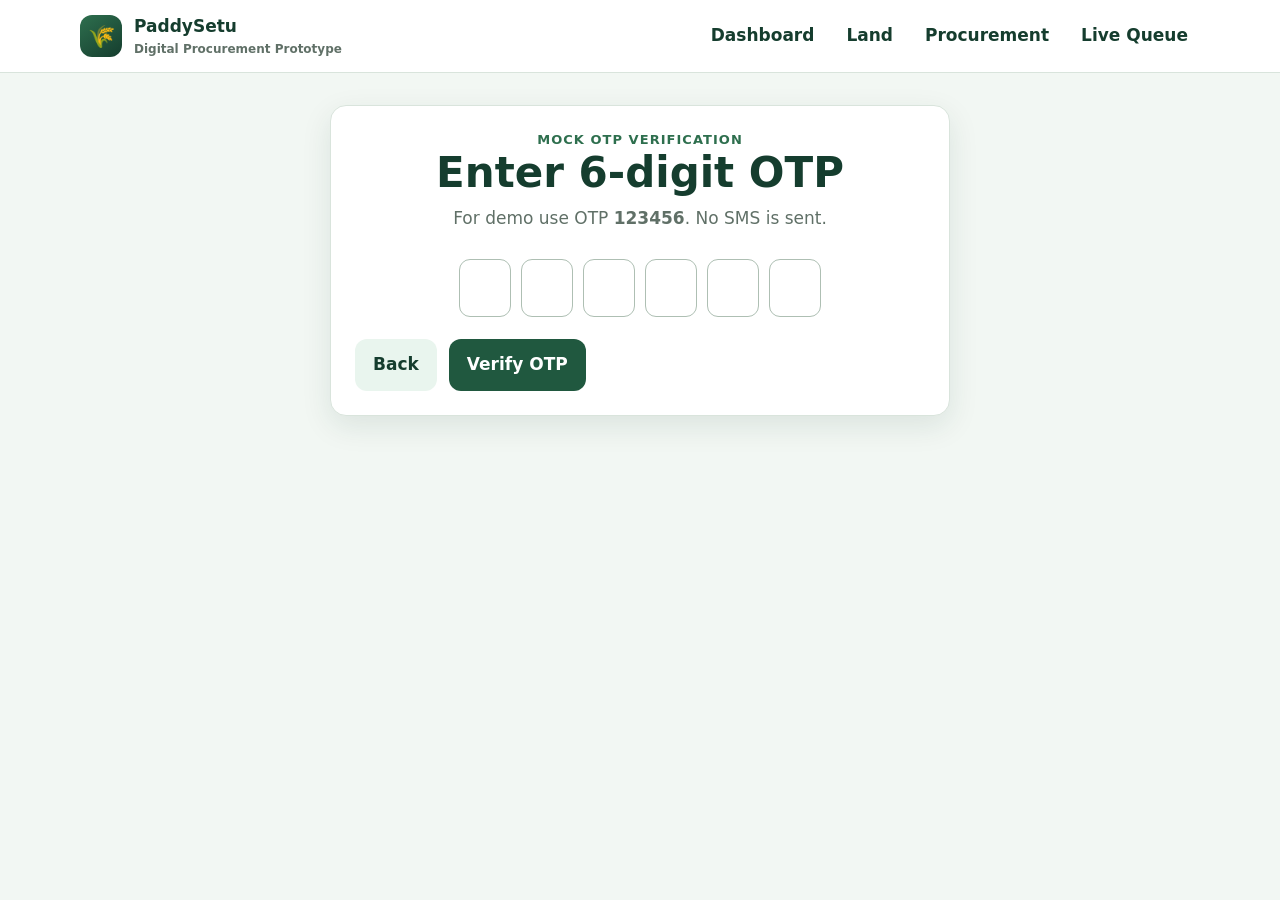
<file: pages/otp-verification.html>
<!doctype html>
<html lang="en">
  <head>
    <meta charset="UTF-8" />
    <meta name="viewport" content="width=device-width,initial-scale=1" />
    <meta
      name="description"
      content="Frontend-only hackathon prototype for farmer-centric paddy procurement"
    />
    <title>OTP Verification — PaddySetu</title>
    <link rel="stylesheet" href="../css/global.css" />
    <link rel="stylesheet" href="../css/utility.css" />
    <link rel="stylesheet" href="../css/auth.css" />
  </head>
  <body>
    <div data-header></div>
    <main class="page-main">
      <div class="container">
        <div class="card text-center otp-card">
          <div class="eyebrow">Mock OTP Verification</div>
          <h1 class="page-title">Enter 6-digit OTP</h1>
          <p class="page-subtitle">
            For demo use OTP <strong>123456</strong>. No SMS is sent.
          </p>
          <div class="otp-boxes" id="otpBoxes">
            <input
              inputmode="numeric"
              maxlength="1"
              aria-label="OTP digit"
            /><input
              inputmode="numeric"
              maxlength="1"
              aria-label="OTP digit"
            /><input
              inputmode="numeric"
              maxlength="1"
              aria-label="OTP digit"
            /><input
              inputmode="numeric"
              maxlength="1"
              aria-label="OTP digit"
            /><input
              inputmode="numeric"
              maxlength="1"
              aria-label="OTP digit"
            /><input inputmode="numeric" maxlength="1" aria-label="OTP digit" />
          </div>
          <p id="otpMessage" class="error"></p>
          <div class="button-row" class="button-row center-row">
            <a class="btn btn-secondary" href="farmer-registration.html">Back</a
            ><button class="btn btn-primary" id="verifyOtp">Verify OTP</button>
          </div>
          <div id="successScreen" class="success hidden mt-3">
            <strong>Registration Successful</strong><br />Farmer account
            created. Continue to land registration.
          </div>
        </div>
      </div>
    </main>
    <script src="../js/storage.js"></script>
    <script src="../js/app.js"></script>
    <script src="../js/farmer-registration.js"></script>
  </body>
</html>
</file>
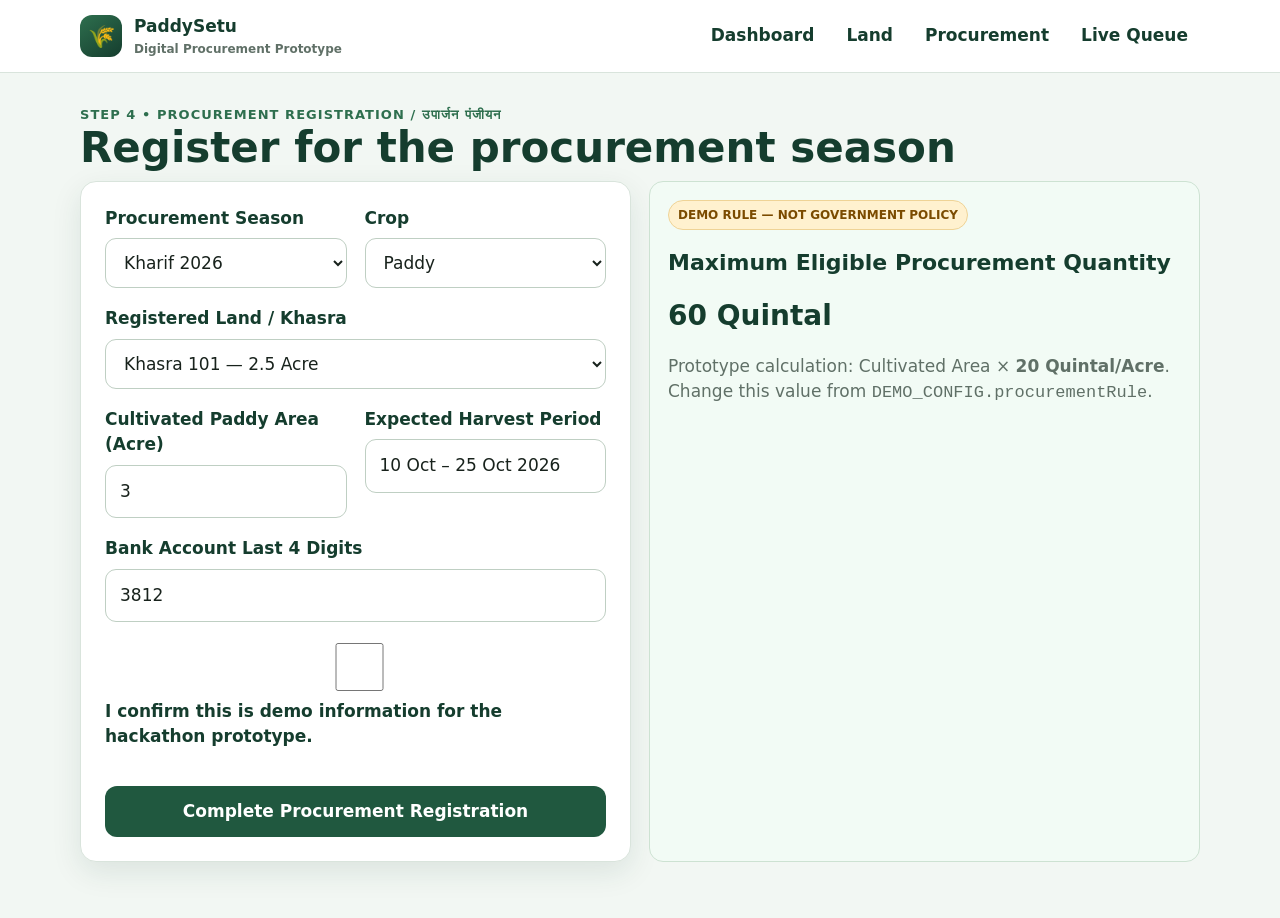
<file: pages/procurement-registration.html>
<!doctype html>
<html lang="en">
  <head>
    <meta charset="UTF-8" />
    <meta name="viewport" content="width=device-width,initial-scale=1" />
    <meta
      name="description"
      content="Frontend-only hackathon prototype for farmer-centric paddy procurement"
    />
    <title>Procurement Registration — PaddySetu</title>
    <link rel="stylesheet" href="../css/global.css" />
    <link rel="stylesheet" href="../css/utility.css" />
    <link rel="stylesheet" href="../css/registration.css" />
  </head>
  <body>
    <div data-header></div>
    <main class="page-main">
      <div class="container">
        <div class="eyebrow">
          Step 4 • Procurement Registration / उपार्जन पंजीयन
        </div>
        <h1 class="page-title">Register for the procurement season</h1>
        <div class="grid-2">
          <section class="card">
            <form id="procurementForm" class="form-grid">
              <div class="field">
                <label>Procurement Season</label
                ><select name="season">
                  <option>Kharif 2026</option>
                </select>
              </div>
              <div class="field">
                <label>Crop</label
                ><select name="crop">
                  <option>Paddy</option>
                </select>
              </div>
              <div class="field full">
                <label>Registered Land / Khasra</label
                ><select name="landId" id="landId"></select>
              </div>
              <div class="field">
                <label>Cultivated Paddy Area (Acre)</label
                ><input
                  id="cultivatedArea"
                  name="cultivatedArea"
                  type="number"
                  min="0.1"
                  step="0.1"
                  value="3"
                  required
                />
              </div>
              <div class="field">
                <label>Expected Harvest Period</label
                ><input
                  name="harvestPeriod"
                  value="10 Oct – 25 Oct 2026"
                  required
                />
              </div>
              <div class="field full">
                <label>Bank Account Last 4 Digits</label
                ><input
                  name="bankLast4"
                  maxlength="4"
                  inputmode="numeric"
                  value="3812"
                  required
                />
              </div>
              <div class="field full">
                <label
                  ><input type="checkbox" name="consent" value="yes" required />
                  I confirm this is demo information for the hackathon
                  prototype.</label
                >
              </div>
              <div id="procMessage" class="error field full"></div>
              <div class="field full">
                <button class="btn btn-primary btn-block">
                  Complete Procurement Registration
                </button>
              </div>
            </form>
          </section>
          <aside class="calc-box">
            <span class="demo-label">DEMO RULE — NOT GOVERNMENT POLICY</span>
            <h2 class="section-title mt-2">
              Maximum Eligible Procurement Quantity
            </h2>
            <div class="calc-result" id="eligibleResult">60 Quintal</div>
            <p class="muted">
              Prototype calculation: Cultivated Area ×
              <strong>20 Quintal/Acre</strong>. Change this value from
              <code>DEMO_CONFIG.procurementRule</code>.
            </p>
          </aside>
        </div>
      </div>
    </main>
    <script src="../js/storage.js"></script>
    <script src="../js/app.js"></script>
    <script src="../js/procurement-registration.js"></script>
  </body>
</html>
</file>
<file: css/global.css>
:root {
  --green-900: #153d2e;
  --green-800: #20583f;
  --green-700: #2e6f4e;
  --green-600: #3b845f;
  --green-100: #e9f5ee;
  --green-50: #f5fbf7;
  --gold: #d99b24;
  --ink: #18221c;
  --muted: #607067;
  --border: #d9e4dc;
  --surface: #ffffff;
  --bg: #f2f7f3;
  --danger: #b42318;
  --warn: #8a5700;
  --shadow: 0 10px 30px rgba(21, 61, 46, 0.1);
  --radius: 16px;
  --radius-sm: 10px;
  --max: 1120px;
}
* {
  box-sizing: border-box;
}
html {
  scroll-behavior: smooth;
}
body {
  margin: 0;
  font-family:
    Inter,
    system-ui,
    -apple-system,
    BlinkMacSystemFont,
    "Segoe UI",
    Roboto,
    Arial,
    sans-serif;
  background: var(--bg);
  color: var(--ink);
  line-height: 1.5;
  font-size: 17px;
}
a {
  color: inherit;
  text-decoration: none;
}
button,
input,
select {
  font: inherit;
}
button {
  cursor: pointer;
}
img {
  max-width: 100%;
}
.page-shell {
  min-height: 100vh;
}
.container {
  width: min(var(--max), calc(100% - 32px));
  margin-inline: auto;
}
.site-header {
  background: var(--surface);
  border-bottom: 1px solid var(--border);
  position: sticky;
  top: 0;
  z-index: 20;
}
.header-inner {
  min-height: 72px;
  display: flex;
  align-items: center;
  justify-content: space-between;
  gap: 18px;
}
.brand {
  display: flex;
  align-items: center;
  gap: 12px;
  font-weight: 800;
  color: var(--green-900);
}
.brand-mark {
  width: 42px;
  height: 42px;
  border-radius: 12px;
  background: linear-gradient(145deg, var(--green-700), var(--green-900));
  color: #fff;
  display: grid;
  place-items: center;
  font-size: 22px;
}
.brand small {
  display: block;
  font-size: 12px;
  font-weight: 650;
  color: var(--muted);
}
.top-nav {
  display: flex;
  gap: 8px;
  flex-wrap: wrap;
}
.top-nav a {
  padding: 10px 12px;
  border-radius: 10px;
  color: var(--green-900);
  font-weight: 700;
}
.top-nav a:hover {
  background: var(--green-100);
}
.page-main {
  padding: 32px 0 56px;
}
.page-title {
  font-size: clamp(28px, 4vw, 42px);
  line-height: 1.1;
  margin: 0 0 10px;
  color: var(--green-900);
}
.page-subtitle {
  margin: 0 0 28px;
  color: var(--muted);
  max-width: 760px;
}
.card {
  background: var(--surface);
  border: 1px solid var(--border);
  border-radius: var(--radius);
  box-shadow: var(--shadow);
  padding: 24px;
}
.section-title {
  font-size: 22px;
  margin: 0 0 16px;
  color: var(--green-900);
}
.eyebrow {
  font-size: 13px;
  text-transform: uppercase;
  letter-spacing: 0.08em;
  font-weight: 800;
  color: var(--green-700);
}
.btn {
  border: 0;
  border-radius: 12px;
  padding: 13px 18px;
  display: inline-flex;
  align-items: center;
  justify-content: center;
  gap: 8px;
  font-weight: 800;
  min-height: 48px;
}
.btn-primary {
  background: var(--green-800);
  color: #fff;
}
.btn-primary:hover {
  background: var(--green-900);
}
.btn-secondary {
  background: var(--green-100);
  color: var(--green-900);
}
.btn-outline {
  background: #fff;
  border: 1px solid var(--green-700);
  color: var(--green-800);
}
.btn-danger {
  background: #fef0ee;
  color: var(--danger);
}
.btn-block {
  width: 100%;
}
.button-row {
  display: flex;
  gap: 12px;
  flex-wrap: wrap;
  margin-top: 22px;
}
.form-grid {
  display: grid;
  grid-template-columns: repeat(2, minmax(0, 1fr));
  gap: 18px;
}
.field {
  display: flex;
  flex-direction: column;
  gap: 7px;
}
.field.full {
  grid-column: 1/-1;
}
.field label {
  font-weight: 750;
  color: var(--green-900);
}
.field input,
.field select {
  width: 100%;
  border: 1px solid #bfcfc3;
  border-radius: 11px;
  background: #fff;
  padding: 13px 14px;
  min-height: 48px;
  color: var(--ink);
}
.field input:focus,
.field select:focus {
  outline: 3px solid rgba(59, 132, 95, 0.16);
  border-color: var(--green-600);
}
.helper {
  font-size: 14px;
  color: var(--muted);
}
.error {
  color: var(--danger);
  font-size: 14px;
  font-weight: 700;
}
.success {
  background: #edf9f0;
  color: #1b6b3a;
  border: 1px solid #bfe3c9;
  padding: 14px;
  border-radius: 12px;
}
.notice {
  background: #fff8e8;
  color: #765000;
  border: 1px solid #ecd59d;
  padding: 14px;
  border-radius: 12px;
}
.info {
  background: #eef6ff;
  color: #174a76;
  border: 1px solid #cfe0f2;
  padding: 14px;
  border-radius: 12px;
}
.stat-grid {
  display: grid;
  grid-template-columns: repeat(4, minmax(0, 1fr));
  gap: 16px;
}
.stat-card {
  background: #fff;
  border: 1px solid var(--border);
  border-radius: 14px;
  padding: 18px;
}
.stat-card .value {
  font-size: 28px;
  font-weight: 900;
  color: var(--green-900);
}
.stat-card .label {
  font-size: 14px;
  color: var(--muted);
  font-weight: 700;
}
.badge {
  display: inline-flex;
  align-items: center;
  gap: 6px;
  border-radius: 999px;
  padding: 7px 11px;
  font-size: 13px;
  font-weight: 850;
}
.badge-success {
  background: #e9f8ee;
  color: #17623a;
}
.badge-warn {
  background: #fff3d8;
  color: #815700;
}
.badge-info {
  background: #eaf3ff;
  color: #245d95;
}
.divider {
  height: 1px;
  background: var(--border);
  margin: 22px 0;
}
.list-clean {
  list-style: none;
  padding: 0;
  margin: 0;
}
.footer-note {
  margin-top: 30px;
  color: var(--muted);
  font-size: 13px;
  text-align: center;
}
.demo-label {
  font-size: 12px;
  font-weight: 900;
  color: #7b4b00;
  background: #fff1cf;
  border: 1px solid #efd396;
  border-radius: 999px;
  padding: 5px 9px;
  display: inline-flex;
}
.hidden {
  display: none !important;
}
.sr-only {
  position: absolute;
  width: 1px;
  height: 1px;
  padding: 0;
  margin: -1px;
  overflow: hidden;
  clip: rect(0, 0, 0, 0);
  white-space: nowrap;
  border: 0;
}
@media (max-width: 820px) {
  .top-nav {
    display: none;
  }
  .form-grid,
  .stat-grid {
    grid-template-columns: 1fr;
  }
  .page-main {
    padding-top: 24px;
  }
  .card {
    padding: 20px;
  }
  .header-inner {
    min-height: 64px;
  }
}
.landing {
  min-height: 100vh;
  background: linear-gradient(145deg, #123b2b, #2d7451);
  color: white;
  display: grid;
  place-items: center;
  padding: 28px;
}
.landing-card {
  width: min(1060px, 100%);
  display: grid;
  grid-template-columns: 1.15fr 0.85fr;
  gap: 28px;
  align-items: center;
}
.landing h1 {
  font-size: clamp(44px, 7vw, 78px);
  line-height: 1;
  margin: 12px 0 18px;
}
.landing p {
  font-size: 19px;
  color: #e0eee5;
}
.flow-card {
  background: rgba(255, 255, 255, 0.1);
  border: 1px solid rgba(255, 255, 255, 0.2);
  border-radius: 22px;
  padding: 24px;
}
.flow-card ol {
  margin: 0;
  padding-left: 24px;
  display: grid;
  gap: 10px;
}
.landing .btn-primary {
  background: #fff;
  color: #184632;
}
.landing .btn-outline {
  border-color: #fff;
  color: #fff;
  background: transparent;
}
.landing .helper {
  color: #d6e7dc;
}
.landing .eyebrow {
  color: #dcece2;
}
.id-card .eyebrow {
  color: #d9eadf;
}
.queue-hero .eyebrow {
  color: #d8ecdf;
}
.receipt-header .eyebrow {
  color: #dcebe1;
}
@media (max-width: 820px) {
  .landing-card {
    grid-template-columns: 1fr;
  }
  .landing h1 {
    font-size: 48px;
  }
}



.other-login-section {
    margin-top: 36px;
}

.section-heading {
    margin-bottom: 16px;
}

.section-heading h2 {
    margin: 0 0 5px;
    font-size: 22px;
}

.section-heading p {
    margin: 0;
    color: #64748b;
    font-size: 14px;
}

.role-login-grid {
    display: grid;
    grid-template-columns: repeat(2, minmax(0, 1fr));
    gap: 16px;
}

.role-login-card {
    display: flex;
    align-items: center;
    gap: 14px;

    padding: 18px;

    border: 1px solid #e2e8f0;
    border-radius: 14px;

    background: #ffffff;

    color: #0f172a;
    text-decoration: none;

    transition: 0.2s ease;
}

.role-login-card:hover {
    border-color: #16a34a;
    transform: translateY(-2px);

    box-shadow: 0 8px 24px rgba(15, 23, 42, 0.08);
}

.role-login-icon {
    width: 48px;
    height: 48px;

    display: flex;
    align-items: center;
    justify-content: center;

    flex-shrink: 0;

    border-radius: 12px;

    background: #f0fdf4;

    font-size: 22px;
}

.role-login-content {
    flex: 1;
}

.role-login-content h3 {
    margin: 0 0 4px;

    font-size: 16px;
}

.role-login-content p {
    margin: 0;

    color: #64748b;

    font-size: 12px;
}

.role-arrow {
    color: #16a34a;

    font-size: 20px;
    font-weight: 700;
}

@media (max-width: 600px) {

    .role-login-grid {
        grid-template-columns: 1fr;
    }

}
</file>
<file: css/utility.css>
.grid-2 {
  display: grid;
  grid-template-columns: repeat(2, minmax(0, 1fr));
  gap: 18px;
}
.grid-3 {
  display: grid;
  grid-template-columns: repeat(3, minmax(0, 1fr));
  gap: 18px;
}
.stack {
  display: flex;
  flex-direction: column;
  gap: 16px;
}
.row-between {
  display: flex;
  align-items: center;
  justify-content: space-between;
  gap: 16px;
}
.muted {
  color: var(--muted);
}
.strong {
  font-weight: 850;
}
.text-center {
  text-align: center;
}
.mt-0 {
  margin-top: 0;
}
.mt-1 {
  margin-top: 8px;
}
.mt-2 {
  margin-top: 16px;
}
.mt-3 {
  margin-top: 24px;
}
.mb-0 {
  margin-bottom: 0;
}
.w-100 {
  width: 100%;
}
.pill {
  border-radius: 999px;
}
.soft-panel {
  background: var(--green-50);
  border: 1px solid #dbece0;
  border-radius: 14px;
  padding: 18px;
}
.kpi {
  font-size: 34px;
  font-weight: 900;
  color: var(--green-900);
  line-height: 1.1;
}
.icon-circle {
  width: 46px;
  height: 46px;
  border-radius: 14px;
  background: var(--green-100);
  display: grid;
  place-items: center;
  font-size: 22px;
}
.table-wrap {
  overflow: auto;
}
.simple-table {
  width: 100%;
  border-collapse: collapse;
}
.simple-table th,
.simple-table td {
  text-align: left;
  border-bottom: 1px solid var(--border);
  padding: 13px 10px;
}
.simple-table th {
  font-size: 13px;
  text-transform: uppercase;
  letter-spacing: 0.03em;
  color: var(--muted);
}
@media (max-width: 760px) {
  .grid-2,
  .grid-3 {
    grid-template-columns: 1fr;
  }
  .row-between {
    align-items: flex-start;
    flex-direction: column;
  }
}
.narrow-card {
  max-width: 560px;
  margin: auto;
}
.otp-card {
  max-width: 620px;
  margin: auto;
}
.center-row {
  justify-content: center;
}
</file>
<file: css/admin.css>
/* =========================================================
   PADDYSETU ADMIN
========================================================= */

.admin-login-page {
    min-height: 100vh;

    background: #f8fafc;
}

.admin-login-wrapper {
    min-height: 100vh;

    display: grid;

    grid-template-columns:
        minmax(380px, 0.9fr)
        minmax(500px, 1.1fr);
}


/* =========================================================
   LEFT BRAND PANEL
========================================================= */

.admin-brand-panel {
    position: relative;

    min-height: 100vh;

    display: flex;
    flex-direction: column;

    padding: 42px 55px;

    overflow: hidden;

    background:
        radial-gradient(
            circle at 20% 10%,
            rgba(34, 197, 94, 0.18),
            transparent 35%
        ),
        linear-gradient(
            145deg,
            #052e16,
            #064e3b
        );

    color: #ffffff;
}

.admin-brand-panel::after {
    content: "";

    position: absolute;

    width: 420px;
    height: 420px;

    right: -190px;
    bottom: -160px;

    border-radius: 50%;

    background: rgba(34, 197, 94, 0.07);
}


/* =========================================================
   BRAND
========================================================= */

.admin-brand {
    position: relative;

    z-index: 2;

    display: inline-flex;
    align-items: center;

    width: fit-content;

    gap: 12px;

    color: #ffffff;

    text-decoration: none;
}

.admin-brand-icon {
    width: 46px;
    height: 46px;

    display: flex;
    align-items: center;
    justify-content: center;

    border-radius: 13px;

    background: rgba(34, 197, 94, 0.15);

    border: 1px solid rgba(74, 222, 128, 0.25);

    font-size: 23px;
}

.admin-brand strong {
    display: block;

    font-size: 20px;
}

.admin-brand span {
    display: block;

    margin-top: 2px;

    color: #a7f3d0;

    font-size: 11px;
}


/* =========================================================
   BRAND CONTENT
========================================================= */

.admin-brand-content {
    position: relative;

    z-index: 2;

    max-width: 500px;

    margin: auto 0;
}

.admin-eyebrow {
    display: block;

    margin-bottom: 11px;

    color: #4ade80;

    font-size: 11px;
    font-weight: 900;

    letter-spacing: 1.6px;
}

.admin-brand-content h1 {
    max-width: 500px;

    margin: 0;

    font-size: clamp(32px, 4vw, 48px);

    line-height: 1.08;
}

.admin-brand-content > p {
    max-width: 470px;

    margin: 20px 0 28px;

    color: #d1fae5;

    font-size: 15px;

    line-height: 1.7;
}


/* =========================================================
   FEATURE LIST
========================================================= */

.admin-feature-list {
    display: flex;
    flex-direction: column;

    gap: 13px;
}

.admin-feature {
    display: flex;
    align-items: center;

    gap: 13px;

    padding: 13px 15px;

    border: 1px solid rgba(167, 243, 208, 0.13);

    border-radius: 13px;

    background: rgba(255, 255, 255, 0.04);
}

.feature-icon {
    width: 40px;
    height: 40px;

    flex-shrink: 0;

    display: flex;
    align-items: center;
    justify-content: center;

    border-radius: 10px;

    background: rgba(34, 197, 94, 0.12);

    font-size: 17px;
}

.admin-feature strong {
    display: block;

    margin-bottom: 3px;

    font-size: 13px;
}

.admin-feature span {
    display: block;

    color: #a7f3d0;

    font-size: 11px;
}

.admin-demo-note {
    position: relative;

    z-index: 2;

    margin: 30px 0 0;

    color: #86efac;

    font-size: 10px;
}


/* =========================================================
   RIGHT LOGIN PANEL
========================================================= */

.admin-login-panel {
    display: flex;
    align-items: center;
    justify-content: center;

    padding: 45px;

    background: #f8fafc;
}

.admin-login-box {
    width: min(100%, 460px);
}


/* =========================================================
   BACK LINK
========================================================= */

.back-home-link {
    display: inline-flex;

    margin-bottom: 38px;

    color: #64748b;

    text-decoration: none;

    font-size: 13px;
    font-weight: 600;
}

.back-home-link:hover {
    color: #15803d;
}


/* =========================================================
   LOGIN HEADING
========================================================= */

.admin-login-heading {
    margin-bottom: 29px;
}

.admin-shield {
    width: 50px;
    height: 50px;

    display: flex;
    align-items: center;
    justify-content: center;

    margin-bottom: 19px;

    border-radius: 14px;

    background: #dcfce7;

    font-size: 23px;
}

.admin-login-heading h2 {
    margin: 0;

    color: #0f172a;

    font-size: 31px;
}

.admin-login-heading p {
    max-width: 400px;

    margin: 9px 0 0;

    color: #64748b;

    font-size: 14px;

    line-height: 1.6;
}


/* =========================================================
   FORM
========================================================= */

.admin-login-form {
    display: flex;
    flex-direction: column;

    gap: 19px;
}

.admin-form-group label {
    display: block;

    margin-bottom: 7px;

    color: #334155;

    font-size: 12px;
    font-weight: 800;
}

.admin-input-wrapper {
    position: relative;

    display: flex;
    align-items: center;
}

.admin-input-wrapper input {
    width: 100%;

    min-height: 52px;

    padding:
        0
        48px
        0
        44px;

    border: 1px solid #cbd5e1;
    border-radius: 11px;

    background: #ffffff;

    color: #0f172a;

    font: inherit;
    font-size: 14px;

    outline: none;

    transition: 0.2s ease;
}

.admin-input-wrapper input:focus {
    border-color: #16a34a;

    box-shadow:
        0 0 0 4px rgba(22, 163, 74, 0.08);
}

.admin-input-wrapper input::placeholder {
    color: #94a3b8;
}

.admin-input-icon {
    position: absolute;

    left: 15px;

    z-index: 2;

    font-size: 15px;
}

.password-toggle {
    position: absolute;

    right: 12px;

    border: 0;

    background: transparent;

    cursor: pointer;

    font-size: 14px;
}


/* =========================================================
   ERROR
========================================================= */

.admin-login-error {
    display: none;

    padding: 11px 13px;

    border: 1px solid #fecaca;
    border-radius: 9px;

    background: #fef2f2;

    color: #b91c1c;

    font-size: 12px;
}

.admin-login-error.show {
    display: block;
}


/* =========================================================
   LOGIN BUTTON
========================================================= */

.admin-login-button {
    width: 100%;

    min-height: 52px;

    display: flex;
    align-items: center;
    justify-content: center;

    gap: 12px;

    border: 0;
    border-radius: 11px;

    background: #15803d;

    color: #ffffff;

    font-size: 14px;
    font-weight: 800;

    cursor: pointer;

    transition: 0.2s ease;
}

.admin-login-button:hover {
    background: #166534;

    transform: translateY(-1px);
}


/* =========================================================
   DEMO CREDENTIALS
========================================================= */

.demo-credentials {
    margin-top: 25px;

    padding: 16px;

    border: 1px dashed #86efac;
    border-radius: 11px;

    background: #f0fdf4;
}

.demo-title {
    margin-bottom: 11px;

    color: #15803d;

    font-size: 10px;
    font-weight: 900;

    letter-spacing: 1.3px;
}

.demo-credential-row {
    display: flex;
    align-items: center;
    justify-content: space-between;

    gap: 20px;

    padding: 6px 0;

    font-size: 12px;
}

.demo-credential-row span {
    color: #64748b;
}

.demo-credential-row strong {
    color: #166534;
}


/* =========================================================
   PROTOTYPE WARNING
========================================================= */

.prototype-warning {
    display: flex;
    align-items: flex-start;

    gap: 9px;

    margin-top: 17px;

    color: #64748b;

    font-size: 10px;

    line-height: 1.5;
}

.prototype-warning p {
    margin: 0;
}


/* =========================================================
   TABLET
========================================================= */

@media (max-width: 900px) {

    .admin-login-wrapper {
        grid-template-columns: 1fr;
    }

    .admin-brand-panel {
        min-height: auto;

        padding: 30px 32px;
    }

    .admin-brand-content {
        margin: 50px 0;
    }

    .admin-brand-content h1 {
        font-size: 34px;
    }

    .admin-demo-note {
        margin-top: 5px;
    }

}


/* =========================================================
   MOBILE
========================================================= */

@media (max-width: 600px) {

    .admin-brand-panel {
        padding: 24px 20px;
    }

    .admin-brand-content {
        margin: 38px 0 15px;
    }

    .admin-brand-content h1 {
        font-size: 29px;
    }

    .admin-brand-content > p {
        font-size: 13px;
    }

    .admin-feature {
        padding: 11px;
    }

    .admin-login-panel {
        padding: 32px 20px 50px;
    }

    .back-home-link {
        margin-bottom: 27px;
    }

    .admin-login-heading h2 {
        font-size: 27px;
    }

}


/* =========================================================
   ADMIN DASHBOARD LAYOUT
========================================================= */

.admin-dashboard-layout {
    min-height: 100vh;

    display: grid;

    grid-template-columns: 250px minmax(0, 1fr);

    background: #f8fafc;
}


/* =========================================================
   SIDEBAR
========================================================= */

.admin-sidebar {
    position: sticky;

    top: 0;

    height: 100vh;

    display: flex;
    flex-direction: column;

    padding: 25px 18px;

    background: #052e16;

    color: #ffffff;

    border-right: 1px solid rgba(255,255,255,0.05);
}

.dashboard-brand {
    display: flex;
    align-items: center;

    gap: 11px;

    padding: 0 8px;

    margin-bottom: 35px;

    color: #ffffff;

    text-decoration: none;
}

.dashboard-brand-icon {
    width: 42px;
    height: 42px;

    display: flex;
    align-items: center;
    justify-content: center;

    border-radius: 11px;

    background: rgba(34,197,94,0.15);

    font-size: 20px;
}

.dashboard-brand strong {
    display: block;

    font-size: 16px;
}

.dashboard-brand span {
    display: block;

    margin-top: 2px;

    color: #86efac;

    font-size: 9px;
}


/* =========================================================
   SIDEBAR NAVIGATION
========================================================= */

.admin-sidebar-nav {
    display: flex;
    flex-direction: column;

    gap: 7px;
}

.admin-nav-link {
    min-height: 45px;

    display: flex;
    align-items: center;

    gap: 12px;

    padding: 0 13px;

    border-radius: 10px;

    color: #bbf7d0;

    text-decoration: none;

    font-size: 12px;
    font-weight: 600;

    transition: 0.2s ease;
}

.admin-nav-link:hover {
    background: rgba(255,255,255,0.06);

    color: #ffffff;
}

.admin-nav-link.active {
    background: rgba(34,197,94,0.15);

    color: #4ade80;

    border: 1px solid rgba(74,222,128,0.15);
}


/* =========================================================
   SIDEBAR USER
========================================================= */

.admin-sidebar-bottom {
    margin-top: auto;

    padding-top: 20px;

    border-top: 1px solid rgba(255,255,255,0.08);
}

.admin-user-mini {
    display: flex;
    align-items: center;

    gap: 10px;

    margin-bottom: 14px;
}

.admin-mini-avatar {
    width: 38px;
    height: 38px;

    flex-shrink: 0;

    display: flex;
    align-items: center;
    justify-content: center;

    border-radius: 10px;

    background: #16a34a;

    color: #ffffff;

    font-size: 11px;
    font-weight: 800;
}

.admin-user-mini strong {
    display: block;

    font-size: 11px;
}

.admin-user-mini span {
    display: block;

    margin-top: 2px;

    color: #86efac;

    font-size: 9px;
}

.admin-sidebar-logout {
    width: 100%;

    min-height: 40px;

    border: 1px solid rgba(248,113,113,0.18);
    border-radius: 9px;

    background: rgba(220,38,38,0.06);

    color: #fca5a5;

    font-size: 11px;
    font-weight: 700;

    cursor: pointer;
}


/* =========================================================
   MAIN DASHBOARD
========================================================= */

.admin-dashboard-main {
    min-width: 0;

    padding: 32px;
}


/* =========================================================
   DASHBOARD HEADER
========================================================= */

.admin-dashboard-header {
    display: flex;
    align-items: flex-end;
    justify-content: space-between;

    gap: 30px;

    margin-bottom: 28px;
}

.admin-dashboard-eyebrow {
    margin: 0 0 7px;

    color: #16a34a;

    font-size: 10px;
    font-weight: 900;

    letter-spacing: 1.4px;
}

.admin-dashboard-header h1 {
    margin: 0;

    color: #0f172a;

    font-size: clamp(27px, 3vw, 36px);
}

.admin-dashboard-header > div > p:last-child {
    margin: 7px 0 0;

    color: #64748b;

    font-size: 13px;
}

.admin-header-actions {
    display: flex;
    align-items: center;

    gap: 11px;
}

.system-status {
    display: flex;
    align-items: center;

    gap: 7px;

    padding: 9px 12px;

    border: 1px solid #dcfce7;
    border-radius: 999px;

    background: #f0fdf4;

    color: #15803d;

    font-size: 10px;
    font-weight: 700;
}

.system-dot {
    width: 7px;
    height: 7px;

    border-radius: 50%;

    background: #22c55e;
}

.admin-refresh-button {
    min-height: 37px;

    padding: 0 14px;

    border: 1px solid #cbd5e1;
    border-radius: 9px;

    background: #ffffff;

    color: #334155;

    font-size: 11px;
    font-weight: 700;

    cursor: pointer;
}


/* =========================================================
   STATS
========================================================= */

.admin-stat-grid {
    display: grid;

    grid-template-columns:
        repeat(4, minmax(0, 1fr));

    gap: 15px;

    margin-bottom: 18px;
}

.admin-stat-card {
    min-width: 0;

    padding: 18px;

    border: 1px solid #e2e8f0;
    border-radius: 14px;

    background: #ffffff;

    box-shadow:
        0 5px 20px rgba(15,23,42,0.035);
}

.admin-stat-top {
    display: flex;
    align-items: center;
    justify-content: space-between;

    margin-bottom: 20px;
}

.admin-stat-icon {
    width: 36px;
    height: 36px;

    display: flex;
    align-items: center;
    justify-content: center;

    border-radius: 9px;

    background: #f0fdf4;

    font-size: 15px;
}

.admin-stat-badge {
    padding: 5px 7px;

    border-radius: 999px;

    background: #f1f5f9;

    color: #64748b;

    font-size: 8px;
    font-weight: 800;

    text-transform: uppercase;
}

.admin-stat-badge.success {
    background: #f0fdf4;

    color: #15803d;
}

.admin-stat-badge.warning {
    background: #fff7ed;

    color: #c2410c;
}

.admin-stat-label {
    margin-bottom: 4px;

    color: #64748b;

    font-size: 10px;
}

.admin-stat-value {
    color: #0f172a;

    font-size: 25px;
    font-weight: 800;

    line-height: 1.15;
}

.admin-stat-card p {
    margin: 7px 0 0;

    color: #94a3b8;

    font-size: 9px;
}


/* =========================================================
   HIGH LOAD ALERT
========================================================= */

.admin-load-alert {
    display: flex;
    align-items: center;

    gap: 13px;

    margin-bottom: 18px;

    padding: 14px 16px;

    border: 1px solid #fed7aa;
    border-radius: 12px;

    background: #fff7ed;
}

.load-alert-icon {
    width: 35px;
    height: 35px;

    flex-shrink: 0;

    display: flex;
    align-items: center;
    justify-content: center;

    border-radius: 9px;

    background: #ffedd5;

    color: #c2410c;

    font-size: 16px;
    font-weight: 900;
}

.load-alert-content {
    flex: 1;
}

.load-alert-content strong {
    display: block;

    margin-bottom: 3px;

    color: #9a3412;

    font-size: 11px;
}

.load-alert-content p {
    margin: 0;

    color: #9a3412;

    font-size: 9px;

    line-height: 1.5;
}

.load-alert-link {
    flex-shrink: 0;

    color: #c2410c;

    text-decoration: none;

    font-size: 10px;
    font-weight: 800;
}


/* =========================================================
   MAIN GRID
========================================================= */

.admin-dashboard-grid {
    display: grid;

    grid-template-columns:
        minmax(0, 1.65fr)
        minmax(300px, 0.85fr);

    gap: 16px;
}

.admin-dashboard-card {
    min-width: 0;

    padding: 19px;

    border: 1px solid #e2e8f0;
    border-radius: 14px;

    background: #ffffff;

    box-shadow:
        0 5px 20px rgba(15,23,42,0.03);
}

.admin-card-heading {
    display: flex;
    align-items: center;
    justify-content: space-between;

    gap: 20px;

    margin-bottom: 17px;
}

.admin-card-heading h2 {
    margin: 0;

    color: #0f172a;

    font-size: 15px;
}

.admin-text-link {
    color: #15803d;

    text-decoration: none;

    font-size: 9px;
    font-weight: 800;
}


/* =========================================================
   CENTRE LOAD LIST
========================================================= */

.centre-load-list {
    display: flex;
    flex-direction: column;

    gap: 9px;
}

.centre-load-item {
    display: grid;

    grid-template-columns:
        minmax(190px, 1fr)
        minmax(210px, 1fr)
        auto;

    align-items: center;

    gap: 16px;

    padding: 13px;

    border: 1px solid #e2e8f0;
    border-radius: 11px;

    background: #f8fafc;
}

.centre-load-main {
    display: flex;
    align-items: center;

    gap: 10px;
}

.centre-load-icon {
    width: 36px;
    height: 36px;

    flex-shrink: 0;

    display: flex;
    align-items: center;
    justify-content: center;

    border-radius: 9px;

    background: #dcfce7;

    color: #15803d;

    font-size: 11px;
    font-weight: 900;
}

.centre-load-main strong {
    display: block;

    color: #0f172a;

    font-size: 10px;
}

.centre-load-main span {
    display: block;

    margin-top: 3px;

    color: #94a3b8;

    font-size: 8px;
}

.centre-load-metrics {
    display: grid;

    grid-template-columns: repeat(3, 1fr);

    gap: 7px;
}

.centre-load-metrics div {
    padding: 7px;

    border-radius: 8px;

    background: #ffffff;
}

.centre-load-metrics span {
    display: block;

    color: #94a3b8;

    font-size: 7px;
}

.centre-load-metrics strong {
    display: block;

    margin-top: 3px;

    color: #334155;

    font-size: 9px;
}

.centre-load-status {
    min-width: 67px;

    padding: 5px 8px;

    border-radius: 999px;

    text-align: center;

    font-size: 7px;
    font-weight: 900;
}

.centre-load-status.high {
    background: #fef2f2;

    color: #dc2626;
}

.centre-load-status.medium {
    background: #fff7ed;

    color: #ea580c;
}

.centre-load-status.low {
    background: #f0fdf4;

    color: #15803d;
}


/* =========================================================
   SUMMARY
========================================================= */

.admin-summary-list {
    display: flex;
    flex-direction: column;
}

.admin-summary-row {
    display: flex;
    align-items: center;
    justify-content: space-between;

    gap: 20px;

    padding: 12px 0;

    border-bottom: 1px solid #f1f5f9;
}

.admin-summary-row:last-child {
    border-bottom: 0;
}

.admin-summary-row span {
    color: #64748b;

    font-size: 9px;
}

.admin-summary-row strong {
    color: #0f172a;

    font-size: 10px;
}

.admin-green-text {
    color: #16a34a !important;
}


/* =========================================================
   QUICK ACTIONS
========================================================= */

.admin-quick-actions {
    display: flex;
    flex-direction: column;

    gap: 8px;
}

.admin-action-card {
    display: grid;

    grid-template-columns: 34px 1fr auto;

    align-items: center;

    gap: 10px;

    min-height: 58px;

    padding: 10px;

    border: 1px solid #e2e8f0;
    border-radius: 10px;

    color: #0f172a;

    text-decoration: none;

    transition: 0.2s ease;
}

.admin-action-card:hover {
    border-color: #86efac;

    background: #f0fdf4;
}

.admin-action-icon {
    width: 34px;
    height: 34px;

    display: flex;
    align-items: center;
    justify-content: center;

    border-radius: 8px;

    background: #f0fdf4;

    font-size: 14px;
}

.admin-action-card strong {
    display: block;

    font-size: 9px;
}

.admin-action-card div span {
    display: block;

    margin-top: 2px;

    color: #94a3b8;

    font-size: 7px;
}


/* =========================================================
   UTILIZATION
========================================================= */

.utilization-list {
    display: flex;
    flex-direction: column;

    gap: 15px;
}

.utilization-heading {
    display: flex;
    align-items: center;
    justify-content: space-between;

    margin-bottom: 6px;

    font-size: 9px;
}

.utilization-heading span {
    color: #475569;
}

.utilization-heading strong {
    color: #0f172a;
}

.utilization-track {
    height: 7px;

    overflow: hidden;

    border-radius: 999px;

    background: #e2e8f0;
}

.utilization-fill {
    height: 100%;

    border-radius: inherit;
}

.utilization-fill.high {
    background: #ef4444;
}

.utilization-fill.medium {
    background: #f59e0b;
}

.utilization-fill.low {
    background: #22c55e;
}

.utilization-88 {
    width: 88%;
}

.utilization-61 {
    width: 61%;
}

.utilization-34 {
    width: 34%;
}

.admin-helper-text {
    margin: 14px 0 0;

    color: #94a3b8;

    font-size: 8px;

    line-height: 1.5;
}


/* =========================================================
   ACTIVITY
========================================================= */

.recent-activity-card {
    grid-column: 1 / -1;
}

.admin-activity-list {
    display: flex;
    flex-direction: column;
}

.admin-activity-item {
    display: grid;

    grid-template-columns: 10px 1fr auto;

    align-items: center;

    gap: 10px;

    padding: 10px 0;

    border-bottom: 1px solid #f1f5f9;
}

.admin-activity-item:last-child {
    border-bottom: 0;
}

.activity-dot {
    width: 7px;
    height: 7px;

    border-radius: 50%;
}

.activity-dot.success {
    background: #22c55e;
}

.activity-dot.warning {
    background: #f59e0b;
}

.activity-dot.info {
    background: #3b82f6;
}

.admin-activity-item strong {
    display: block;

    color: #334155;

    font-size: 9px;
}

.admin-activity-item div span {
    display: block;

    margin-top: 2px;

    color: #94a3b8;

    font-size: 7px;
}

.admin-activity-item time {
    color: #94a3b8;

    font-size: 7px;
}


/* =========================================================
   FOOTER
========================================================= */

.admin-dashboard-footer {
    margin: 20px 0 0;

    text-align: center;

    color: #94a3b8;

    font-size: 8px;
}


/* =========================================================
   TABLET
========================================================= */

@media (max-width: 1100px) {

    .admin-stat-grid {
        grid-template-columns: repeat(2, 1fr);
    }

    .admin-dashboard-grid {
        grid-template-columns: 1fr;
    }

    .recent-activity-card {
        grid-column: auto;
    }

}


/* =========================================================
   SMALL TABLET
========================================================= */

@media (max-width: 850px) {

    .admin-dashboard-layout {
        grid-template-columns: 75px minmax(0, 1fr);
    }

    .admin-sidebar {
        padding: 20px 10px;
    }

    .dashboard-brand {
        justify-content: center;

        padding: 0;
    }

    .dashboard-brand > div:last-child,
    .admin-nav-link {
        font-size: 0;
    }

    .admin-nav-link {
        justify-content: center;

        padding: 0;
    }

    .admin-nav-link span {
        font-size: 17px;
    }

    .admin-user-mini > div:last-child {
        display: none;
    }

    .admin-user-mini {
        justify-content: center;
    }

    .admin-sidebar-logout {
        font-size: 0;
    }

    .admin-sidebar-logout::first-letter {
        font-size: 15px;
    }

    .centre-load-item {
        grid-template-columns: 1fr;
    }

}


/* =========================================================
   MOBILE
========================================================= */

@media (max-width: 600px) {

    .admin-dashboard-layout {
        display: block;
    }

    .admin-sidebar {
        position: static;

        width: 100%;
        height: auto;

        display: block;

        padding: 14px 15px;
    }

    .dashboard-brand {
        justify-content: flex-start;

        margin-bottom: 13px;
    }

    .dashboard-brand > div:last-child {
        display: block;
    }

    .admin-sidebar-nav {
        display: grid;

        grid-template-columns: repeat(4, 1fr);

        gap: 5px;
    }

    .admin-nav-link {
        min-height: 48px;

        display: flex;
        flex-direction: column;
        justify-content: center;

        gap: 3px;

        padding: 4px;

        font-size: 7px;
    }

    .admin-nav-link span {
        font-size: 14px;
    }

    .admin-sidebar-bottom {
        display: none;
    }

    .admin-dashboard-main {
        padding: 20px 14px;
    }

    .admin-dashboard-header {
        align-items: stretch;
        flex-direction: column;

        gap: 14px;
    }

    .admin-header-actions {
        justify-content: space-between;
    }

    .admin-stat-grid {
        grid-template-columns: 1fr 1fr;

        gap: 9px;
    }

    .admin-stat-card {
        padding: 14px;
    }

    .admin-stat-value {
        font-size: 21px;
    }

    .admin-load-alert {
        align-items: flex-start;

        flex-wrap: wrap;
    }

    .load-alert-link {
        margin-left: 48px;
    }

    .centre-load-metrics {
        grid-template-columns: repeat(3, 1fr);
    }

}


/* =========================================================
   VERY SMALL MOBILE
========================================================= */

@media (max-width: 420px) {

    .admin-stat-grid {
        grid-template-columns: 1fr;
    }

}
</file>
<file: css/centre.css>
/* =========================================================
   CENTRE LOGIN
========================================================= */

.centre-login-page {
    min-height: 100vh;
    background: #f8fafc;
}

.centre-login-layout {
    min-height: 100vh;

    display: grid;

    grid-template-columns:
        minmax(400px, 0.95fr)
        minmax(500px, 1.05fr);
}


/* =========================================================
   LEFT PANEL
========================================================= */

.centre-info-panel {
    position: relative;

    min-height: 100vh;

    display: flex;
    flex-direction: column;

    padding: 42px 55px;

    overflow: hidden;

    background:
        radial-gradient(
            circle at 20% 15%,
            rgba(34, 197, 94, 0.17),
            transparent 35%
        ),
        linear-gradient(
            145deg,
            #052e16,
            #064e3b
        );

    color: #ffffff;
}

.centre-info-panel::after {
    content: "";

    position: absolute;

    width: 450px;
    height: 450px;

    right: -210px;
    bottom: -190px;

    border-radius: 50%;

    background: rgba(34, 197, 94, 0.06);
}


/* =========================================================
   BRAND
========================================================= */

.centre-brand {
    position: relative;

    z-index: 2;

    display: inline-flex;
    align-items: center;

    width: fit-content;

    gap: 12px;

    color: #ffffff;

    text-decoration: none;
}

.centre-brand-icon {
    width: 46px;
    height: 46px;

    display: flex;
    align-items: center;
    justify-content: center;

    border-radius: 13px;

    background: rgba(34, 197, 94, 0.15);

    border: 1px solid rgba(74, 222, 128, 0.25);

    font-size: 22px;
}

.centre-brand strong {
    display: block;

    font-size: 19px;
}

.centre-brand span {
    display: block;

    margin-top: 2px;

    color: #a7f3d0;

    font-size: 10px;
}


/* =========================================================
   LEFT CONTENT
========================================================= */

.centre-info-content {
    position: relative;

    z-index: 2;

    max-width: 500px;

    margin: auto 0;
}

.centre-eyebrow {
    display: block;

    margin-bottom: 10px;

    color: #4ade80;

    font-size: 10px;
    font-weight: 900;

    letter-spacing: 1.6px;
}

.centre-info-content h1 {
    max-width: 500px;

    margin: 0;

    font-size: clamp(32px, 4vw, 48px);

    line-height: 1.1;
}

.centre-info-content > p {
    max-width: 460px;

    margin: 18px 0 28px;

    color: #d1fae5;

    font-size: 14px;

    line-height: 1.7;
}


/* =========================================================
   FEATURES
========================================================= */

.centre-feature-list {
    display: flex;
    flex-direction: column;

    gap: 12px;
}

.centre-feature {
    display: flex;
    align-items: center;

    gap: 13px;

    padding: 13px 15px;

    border: 1px solid rgba(167, 243, 208, 0.14);

    border-radius: 13px;

    background: rgba(255, 255, 255, 0.04);
}

.centre-feature-icon {
    width: 40px;
    height: 40px;

    flex-shrink: 0;

    display: flex;
    align-items: center;
    justify-content: center;

    border-radius: 10px;

    background: rgba(34, 197, 94, 0.12);

    font-size: 16px;
}

.centre-feature strong {
    display: block;

    margin-bottom: 3px;

    font-size: 12px;
}

.centre-feature span {
    display: block;

    color: #a7f3d0;

    font-size: 10px;
}

.centre-prototype-note {
    position: relative;

    z-index: 2;

    margin: 30px 0 0;

    color: #86efac;

    font-size: 9px;
}


/* =========================================================
   RIGHT PANEL
========================================================= */

.centre-login-panel {
    display: flex;
    align-items: center;
    justify-content: center;

    padding: 45px;

    background: #f8fafc;
}

.centre-login-box {
    width: min(100%, 460px);
}


/* =========================================================
   BACK
========================================================= */

.centre-back-link {
    display: inline-flex;

    margin-bottom: 34px;

    color: #64748b;

    text-decoration: none;

    font-size: 12px;
    font-weight: 600;
}

.centre-back-link:hover {
    color: #15803d;
}


/* =========================================================
   LOGIN HEADING
========================================================= */

.centre-login-heading {
    margin-bottom: 27px;
}

.centre-login-symbol {
    width: 50px;
    height: 50px;

    display: flex;
    align-items: center;
    justify-content: center;

    margin-bottom: 18px;

    border-radius: 14px;

    background: #dcfce7;

    font-size: 22px;
}

.centre-login-heading h2 {
    margin: 0;

    color: #0f172a;

    font-size: 30px;
}

.centre-login-heading p {
    max-width: 400px;

    margin: 8px 0 0;

    color: #64748b;

    font-size: 13px;

    line-height: 1.6;
}


/* =========================================================
   FORM
========================================================= */

.centre-login-form {
    display: flex;
    flex-direction: column;

    gap: 17px;
}

.centre-form-group label {
    display: block;

    margin-bottom: 7px;

    color: #334155;

    font-size: 11px;
    font-weight: 800;
}

.centre-input-wrap {
    position: relative;

    display: flex;
    align-items: center;
}

.centre-input-wrap input {
    width: 100%;

    min-height: 50px;

    padding:
        0
        48px
        0
        44px;

    border: 1px solid #cbd5e1;
    border-radius: 11px;

    background: #ffffff;

    color: #0f172a;

    font: inherit;
    font-size: 13px;

    outline: none;

    transition: 0.2s ease;
}

.centre-input-wrap input:focus {
    border-color: #16a34a;

    box-shadow:
        0 0 0 4px rgba(22, 163, 74, 0.08);
}

.centre-input-wrap input::placeholder {
    color: #94a3b8;
}

.centre-input-icon {
    position: absolute;

    left: 15px;

    z-index: 2;

    font-size: 14px;
}

.centre-password-toggle {
    position: absolute;

    right: 12px;

    border: 0;

    background: transparent;

    cursor: pointer;

    font-size: 13px;
}


/* =========================================================
   ERROR
========================================================= */

.centre-login-error {
    display: none;

    padding: 11px 13px;

    border: 1px solid #fecaca;
    border-radius: 9px;

    background: #fef2f2;

    color: #b91c1c;

    font-size: 11px;
}

.centre-login-error.show {
    display: block;
}


/* =========================================================
   LOGIN BUTTON
========================================================= */

.centre-login-button {
    width: 100%;

    min-height: 50px;

    display: flex;
    align-items: center;
    justify-content: center;

    gap: 10px;

    border: 0;
    border-radius: 11px;

    background: #15803d;

    color: #ffffff;

    font-size: 13px;
    font-weight: 800;

    cursor: pointer;

    transition: 0.2s ease;
}

.centre-login-button:hover {
    background: #166534;

    transform: translateY(-1px);
}


/* =========================================================
   DEMO CREDENTIALS
========================================================= */

.centre-demo-box {
    margin-top: 23px;

    padding: 15px;

    border: 1px dashed #86efac;
    border-radius: 11px;

    background: #f0fdf4;
}

.centre-demo-title {
    margin-bottom: 10px;

    color: #15803d;

    font-size: 9px;
    font-weight: 900;

    letter-spacing: 1.3px;
}

.centre-demo-row {
    display: flex;
    align-items: center;
    justify-content: space-between;

    gap: 15px;

    padding: 5px 0;

    font-size: 11px;
}

.centre-demo-row span {
    color: #64748b;
}

.centre-demo-row strong {
    color: #166534;

    text-align: right;
}


/* =========================================================
   WARNING
========================================================= */

.centre-login-warning {
    display: flex;
    align-items: flex-start;

    gap: 8px;

    margin-top: 16px;

    color: #64748b;

    font-size: 9px;

    line-height: 1.5;
}

.centre-login-warning p {
    margin: 0;
}


/* =========================================================
   TABLET
========================================================= */

@media (max-width: 900px) {

    .centre-login-layout {
        grid-template-columns: 1fr;
    }

    .centre-info-panel {
        min-height: auto;

        padding: 30px 32px;
    }

    .centre-info-content {
        margin: 48px 0;
    }

    .centre-info-content h1 {
        font-size: 34px;
    }

    .centre-prototype-note {
        margin-top: 5px;
    }

}


/* =========================================================
   MOBILE
========================================================= */

@media (max-width: 600px) {

    .centre-info-panel {
        padding: 23px 20px;
    }

    .centre-info-content {
        margin: 35px 0 15px;
    }

    .centre-info-content h1 {
        font-size: 28px;
    }

    .centre-info-content > p {
        font-size: 12px;
    }

    .centre-feature {
        padding: 11px;
    }

    .centre-login-panel {
        padding: 30px 20px 45px;
    }

    .centre-back-link {
        margin-bottom: 26px;
    }

    .centre-login-heading h2 {
        font-size: 26px;
    }

    .centre-demo-row {
        align-items: flex-start;
    }

}

/* =========================================================
   CENTRE DASHBOARD
========================================================= */

.centre-dashboard-layout {
    min-height: 100vh;

    display: grid;

    grid-template-columns: 245px minmax(0, 1fr);

    background: #f8fafc;
}


/* =========================================================
   SIDEBAR
========================================================= */

.centre-sidebar {
    position: sticky;

    top: 0;

    height: 100vh;

    display: flex;
    flex-direction: column;

    padding: 24px 17px;

    background: #052e16;

    color: #ffffff;
}

.centre-dashboard-brand {
    display: flex;
    align-items: center;

    gap: 11px;

    padding: 0 8px;

    margin-bottom: 34px;

    color: #ffffff;

    text-decoration: none;
}

.centre-dashboard-brand-icon {
    width: 42px;
    height: 42px;

    display: flex;
    align-items: center;
    justify-content: center;

    border-radius: 11px;

    background: rgba(34, 197, 94, 0.15);

    font-size: 20px;
}

.centre-dashboard-brand strong {
    display: block;

    font-size: 16px;
}

.centre-dashboard-brand span {
    display: block;

    margin-top: 2px;

    color: #86efac;

    font-size: 9px;
}


/* =========================================================
   NAVIGATION
========================================================= */

.centre-sidebar-nav {
    display: flex;
    flex-direction: column;

    gap: 7px;
}

.centre-nav-link {
    min-height: 44px;

    display: flex;
    align-items: center;

    gap: 12px;

    padding: 0 13px;

    border-radius: 10px;

    color: #bbf7d0;

    text-decoration: none;

    font-size: 11px;
    font-weight: 600;

    transition: 0.2s ease;
}

.centre-nav-link:hover {
    background: rgba(255,255,255,0.06);

    color: #ffffff;
}

.centre-nav-link.active {
    background: rgba(34,197,94,0.15);

    color: #4ade80;

    border: 1px solid rgba(74,222,128,0.14);
}


/* =========================================================
   SIDEBAR BOTTOM
========================================================= */

.centre-sidebar-bottom {
    margin-top: auto;

    padding-top: 19px;

    border-top: 1px solid rgba(255,255,255,0.08);
}

.centre-operator-mini {
    display: flex;
    align-items: center;

    gap: 10px;

    margin-bottom: 13px;
}

.centre-mini-avatar {
    width: 37px;
    height: 37px;

    flex-shrink: 0;

    display: flex;
    align-items: center;
    justify-content: center;

    border-radius: 10px;

    background: #16a34a;

    color: #ffffff;

    font-size: 10px;
    font-weight: 800;
}

.centre-operator-mini strong {
    display: block;

    font-size: 10px;
}

.centre-operator-mini span {
    display: block;

    margin-top: 2px;

    color: #86efac;

    font-size: 8px;
}

.centre-sidebar-logout {
    width: 100%;

    min-height: 39px;

    border: 1px solid rgba(248,113,113,0.18);
    border-radius: 9px;

    background: rgba(220,38,38,0.06);

    color: #fca5a5;

    font-size: 10px;
    font-weight: 700;

    cursor: pointer;
}


/* =========================================================
   MAIN
========================================================= */

.centre-dashboard-main {
    min-width: 0;

    padding: 31px;
}


/* =========================================================
   HEADER
========================================================= */

.centre-dashboard-header {
    display: flex;
    align-items: flex-end;
    justify-content: space-between;

    gap: 25px;

    margin-bottom: 27px;
}

.centre-dashboard-eyebrow {
    margin: 0 0 6px;

    color: #16a34a;

    font-size: 9px;
    font-weight: 900;

    letter-spacing: 1.4px;
}

.centre-dashboard-header h1 {
    margin: 0;

    color: #0f172a;

    font-size: clamp(26px, 3vw, 35px);
}

.centre-dashboard-header > div > p:last-child {
    margin: 7px 0 0;

    color: #64748b;

    font-size: 12px;
}

.centre-header-actions {
    display: flex;
    align-items: center;

    gap: 10px;
}

.centre-live-status {
    display: flex;
    align-items: center;

    gap: 7px;

    padding: 8px 11px;

    border: 1px solid #dcfce7;
    border-radius: 999px;

    background: #f0fdf4;

    color: #15803d;

    font-size: 9px;
    font-weight: 700;
}

.centre-live-dot {
    width: 7px;
    height: 7px;

    border-radius: 50%;

    background: #22c55e;
}

.centre-refresh-button {
    min-height: 36px;

    padding: 0 13px;

    border: 1px solid #cbd5e1;
    border-radius: 9px;

    background: #ffffff;

    color: #334155;

    font-size: 10px;
    font-weight: 700;

    cursor: pointer;
}


/* =========================================================
   STAT CARDS
========================================================= */

.centre-dashboard-stats {
    display: grid;

    grid-template-columns:
        repeat(4, minmax(0, 1fr));

    gap: 14px;

    margin-bottom: 17px;
}

.centre-dashboard-stat-card {
    min-width: 0;

    padding: 17px;

    border: 1px solid #e2e8f0;
    border-radius: 14px;

    background: #ffffff;

    box-shadow:
        0 5px 20px rgba(15,23,42,0.035);
}

.centre-stat-top {
    display: flex;
    align-items: center;
    justify-content: space-between;

    margin-bottom: 18px;
}

.centre-stat-icon {
    width: 36px;
    height: 36px;

    display: flex;
    align-items: center;
    justify-content: center;

    border-radius: 9px;

    background: #f0fdf4;

    font-size: 15px;
}

.centre-stat-tag {
    padding: 5px 7px;

    border-radius: 999px;

    background: #f1f5f9;

    color: #64748b;

    font-size: 7px;
    font-weight: 800;

    text-transform: uppercase;
}

.centre-stat-tag.processing {
    background: #eff6ff;

    color: #2563eb;
}

.centre-stat-tag.warning {
    background: #fff7ed;

    color: #c2410c;
}

.centre-stat-tag.success {
    background: #f0fdf4;

    color: #15803d;
}

.centre-stat-label {
    margin-bottom: 4px;

    color: #64748b;

    font-size: 9px;
}

.centre-stat-value {
    color: #0f172a;

    font-size: 24px;
    font-weight: 800;

    line-height: 1.15;
}

.centre-dashboard-stat-card p {
    margin: 7px 0 0;

    color: #94a3b8;

    font-size: 8px;
}


/* =========================================================
   DASHBOARD GRID
========================================================= */

.centre-dashboard-grid {
    display: grid;

    grid-template-columns:
        minmax(0, 1.55fr)
        minmax(290px, 0.85fr);

    gap: 15px;
}

.centre-dashboard-card {
    min-width: 0;

    padding: 19px;

    border: 1px solid #e2e8f0;
    border-radius: 14px;

    background: #ffffff;

    box-shadow:
        0 5px 20px rgba(15,23,42,0.03);
}

.centre-card-heading {
    display: flex;
    align-items: center;
    justify-content: space-between;

    gap: 20px;

    margin-bottom: 16px;
}

.centre-card-heading h2 {
    margin: 0;

    color: #0f172a;

    font-size: 15px;
}

.centre-text-link {
    color: #15803d;

    text-decoration: none;

    font-size: 9px;
    font-weight: 800;
}


/* =========================================================
   CURRENT FARMER
========================================================= */

.centre-current-status {
    padding: 6px 9px;

    border-radius: 999px;

    background: #eff6ff;

    color: #2563eb;

    font-size: 8px;
    font-weight: 800;
}

.centre-current-farmer {
    display: flex;
    align-items: center;

    gap: 12px;

    padding: 13px;

    margin-bottom: 13px;

    border-radius: 11px;

    background: #f8fafc;
}

.centre-farmer-avatar {
    width: 40px;
    height: 40px;

    flex-shrink: 0;

    display: flex;
    align-items: center;
    justify-content: center;

    border-radius: 10px;

    background: #dcfce7;

    color: #15803d;

    font-size: 11px;
    font-weight: 900;
}

.centre-current-farmer strong {
    display: block;

    color: #0f172a;

    font-size: 11px;
}

.centre-current-farmer span {
    display: block;

    margin-top: 3px;

    color: #94a3b8;

    font-size: 8px;
}

.centre-processing-info-grid {
    display: grid;

    grid-template-columns: repeat(2, 1fr);

    gap: 9px;

    margin-bottom: 14px;
}

.centre-processing-info-grid div {
    padding: 11px;

    border: 1px solid #e2e8f0;
    border-radius: 9px;

    background: #ffffff;
}

.centre-processing-info-grid span {
    display: block;

    color: #94a3b8;

    font-size: 7px;
}

.centre-processing-info-grid strong {
    display: block;

    margin-top: 4px;

    color: #334155;

    font-size: 9px;
}

.centre-green-text {
    color: #16a34a !important;
}

.centre-orange-text {
    color: #ea580c !important;
}

.centre-primary-action {
    width: 100%;

    min-height: 41px;

    display: flex;
    align-items: center;
    justify-content: center;

    gap: 9px;

    border-radius: 9px;

    background: #15803d;

    color: #ffffff;

    text-decoration: none;

    font-size: 10px;
    font-weight: 800;
}


/* =========================================================
   OPERATIONS
========================================================= */

.centre-operation-list {
    display: flex;
    flex-direction: column;
}

.centre-operation-row {
    display: flex;
    align-items: center;
    justify-content: space-between;

    gap: 15px;

    padding: 11px 0;

    border-bottom: 1px solid #f1f5f9;
}

.centre-operation-row:last-child {
    border-bottom: 0;
}

.centre-operation-row span {
    color: #64748b;

    font-size: 9px;
}

.centre-operation-row strong {
    color: #0f172a;

    font-size: 10px;
}


/* =========================================================
   QUEUE TABLE
========================================================= */

.centre-queue-card {
    grid-column: 1;
}

.centre-queue-table-wrap {
    overflow-x: auto;
}

.centre-queue-table {
    width: 100%;

    border-collapse: collapse;
}

.centre-queue-table th {
    padding: 9px;

    text-align: left;

    border-bottom: 1px solid #e2e8f0;

    color: #64748b;

    font-size: 8px;
    font-weight: 700;
}

.centre-queue-table td {
    padding: 10px 9px;

    border-bottom: 1px solid #f1f5f9;

    color: #475569;

    font-size: 9px;
}

.centre-queue-table tr:last-child td {
    border-bottom: 0;
}

.queue-status {
    display: inline-flex;

    padding: 5px 7px;

    border-radius: 999px;

    font-size: 7px;
    font-weight: 800;
}

.queue-status.arrived {
    background: #f0fdf4;

    color: #15803d;
}

.queue-status.waiting {
    background: #f1f5f9;

    color: #64748b;
}

.queue-status.approaching {
    background: #fff7ed;

    color: #c2410c;
}


/* =========================================================
   QUICK ACTIONS
========================================================= */

.centre-quick-actions {
    display: flex;
    flex-direction: column;

    gap: 8px;
}

.centre-action-tile {
    display: grid;

    grid-template-columns: 34px 1fr auto;

    align-items: center;

    gap: 10px;

    min-height: 57px;

    padding: 10px;

    border: 1px solid #e2e8f0;
    border-radius: 10px;

    color: #0f172a;

    text-decoration: none;

    transition: 0.2s ease;
}

.centre-action-tile:hover {
    border-color: #86efac;

    background: #f0fdf4;
}

.centre-action-icon {
    width: 34px;
    height: 34px;

    display: flex;
    align-items: center;
    justify-content: center;

    border-radius: 8px;

    background: #f0fdf4;

    font-size: 13px;
}

.centre-action-tile strong {
    display: block;

    font-size: 9px;
}

.centre-action-tile div span {
    display: block;

    margin-top: 2px;

    color: #94a3b8;

    font-size: 7px;
}


/* =========================================================
   PENDING WEIGHT
========================================================= */

.centre-weight-main {
    margin-bottom: 12px;
}

.centre-weight-main span {
    display: block;

    margin-bottom: 5px;

    color: #64748b;

    font-size: 8px;
}

.centre-weight-main strong {
    color: #0f172a;

    font-size: 22px;
}

.centre-weight-bar {
    height: 8px;

    overflow: hidden;

    border-radius: 999px;

    background: #e2e8f0;
}

.centre-weight-fill {
    width: 78%;
    height: 100%;

    border-radius: inherit;

    background: #f59e0b;
}

.centre-weight-footer {
    display: flex;
    justify-content: space-between;

    gap: 15px;

    margin-top: 8px;

    color: #64748b;

    font-size: 7px;
}

.centre-helper-text {
    margin: 13px 0 0;

    color: #94a3b8;

    font-size: 7px;

    line-height: 1.5;
}


/* =========================================================
   ACTIVITY
========================================================= */

.centre-recent-card {
    grid-column: 1 / -1;
}

.centre-activity-list {
    display: flex;
    flex-direction: column;
}

.centre-activity-item {
    display: grid;

    grid-template-columns: 10px 1fr auto;

    align-items: center;

    gap: 10px;

    padding: 10px 0;

    border-bottom: 1px solid #f1f5f9;
}

.centre-activity-item:last-child {
    border-bottom: 0;
}

.centre-activity-dot {
    width: 7px;
    height: 7px;

    border-radius: 50%;
}

.centre-activity-dot.success {
    background: #22c55e;
}

.centre-activity-dot.info {
    background: #3b82f6;
}

.centre-activity-dot.warning {
    background: #f59e0b;
}

.centre-activity-item strong {
    display: block;

    color: #334155;

    font-size: 9px;
}

.centre-activity-item div span {
    display: block;

    margin-top: 2px;

    color: #94a3b8;

    font-size: 7px;
}

.centre-activity-item time {
    color: #94a3b8;

    font-size: 7px;
}


/* =========================================================
   FOOTER
========================================================= */

.centre-dashboard-footer {
    margin: 20px 0 0;

    text-align: center;

    color: #94a3b8;

    font-size: 8px;
}


/* =========================================================
   TABLET
========================================================= */

@media (max-width: 1080px) {

    .centre-dashboard-stats {
        grid-template-columns: repeat(2, 1fr);
    }

    .centre-dashboard-grid {
        grid-template-columns: 1fr;
    }

    .centre-queue-card,
    .centre-recent-card {
        grid-column: auto;
    }

}


/* =========================================================
   SMALL TABLET
========================================================= */

@media (max-width: 820px) {

    .centre-dashboard-layout {
        grid-template-columns: 72px minmax(0, 1fr);
    }

    .centre-sidebar {
        padding: 19px 9px;
    }

    .centre-dashboard-brand {
        justify-content: center;

        padding: 0;
    }

    .centre-dashboard-brand > div:last-child {
        display: none;
    }

    .centre-nav-link {
        justify-content: center;

        padding: 0;

        font-size: 0;
    }

    .centre-nav-link span {
        font-size: 16px;
    }

    .centre-operator-mini > div:last-child {
        display: none;
    }

    .centre-operator-mini {
        justify-content: center;
    }

    .centre-sidebar-logout {
        font-size: 0;
    }

}


/* =========================================================
   MOBILE
========================================================= */

@media (max-width: 600px) {

    .centre-dashboard-layout {
        display: block;
    }

    .centre-sidebar {
        position: static;

        width: 100%;
        height: auto;

        display: block;

        padding: 14px;
    }

    .centre-dashboard-brand {
        justify-content: flex-start;

        margin-bottom: 13px;
    }

    .centre-dashboard-brand > div:last-child {
        display: block;
    }

    .centre-sidebar-nav {
        display: grid;

        grid-template-columns: repeat(5, 1fr);

        gap: 4px;
    }

    .centre-nav-link {
        min-height: 48px;

        display: flex;
        flex-direction: column;
        justify-content: center;

        gap: 3px;

        padding: 4px;

        font-size: 6px;
    }

    .centre-nav-link span {
        font-size: 13px;
    }

    .centre-sidebar-bottom {
        display: none;
    }

    .centre-dashboard-main {
        padding: 19px 13px;
    }

    .centre-dashboard-header {
        align-items: stretch;
        flex-direction: column;

        gap: 13px;
    }

    .centre-header-actions {
        justify-content: space-between;
    }

    .centre-dashboard-stats {
        grid-template-columns: 1fr 1fr;

        gap: 8px;
    }

    .centre-dashboard-stat-card {
        padding: 13px;
    }

    .centre-stat-value {
        font-size: 20px;
    }

    .centre-processing-info-grid {
        grid-template-columns: 1fr;
    }

    .centre-weight-footer {
        flex-direction: column;

        gap: 4px;
    }

}


/* =========================================================
   VERY SMALL MOBILE
========================================================= */

@media (max-width: 420px) {

    .centre-dashboard-stats {
        grid-template-columns: 1fr;
    }

}
</file>
<file: css/slot.css>
.centre-list {
  display: grid;
  grid-template-columns: repeat(2, minmax(0, 1fr));
  gap: 16px;
}
.centre-card {
  border: 2px solid var(--border);
  border-radius: 16px;
  background: #fff;
  padding: 20px;
  cursor: pointer;
  transition: 0.2s;
}
.centre-card:hover,
.centre-card.selected {
  border-color: var(--green-600);
  box-shadow: 0 10px 24px rgba(21, 61, 46, 0.09);
}
.centre-card input {
  accent-color: var(--green-700);
}
.date-list {
  display: grid;
  grid-template-columns: repeat(4, minmax(0, 1fr));
  gap: 10px;
}
.date-option {
  border: 1px solid var(--border);
  border-radius: 12px;
  background: #fff;
  padding: 14px;
  text-align: center;
  cursor: pointer;
}
.date-option.selected {
  background: var(--green-100);
  border-color: var(--green-600);
  color: var(--green-900);
  font-weight: 900;
}
.quantity-limit {
  background: linear-gradient(135deg, #edf8f0, #fff);
  border: 1px solid #cbe1d1;
  border-radius: 16px;
  padding: 20px;
}
.token-summary {
  display: grid;
  grid-template-columns: repeat(2, minmax(0, 1fr));
  gap: 14px;
}
.summary-row {
  padding: 14px;
  border: 1px solid var(--border);
  border-radius: 12px;
  background: #fff;
}
.summary-row span {
  display: block;
  color: var(--muted);
  font-size: 13px;
  font-weight: 750;
}
.summary-row strong {
  font-size: 18px;
}
@media (max-width: 780px) {
  .centre-list,
  .date-list,
  .token-summary {
    grid-template-columns: 1fr;
  }
}
</file>
<file: css/dashboard.css>
.dashboard-grid {
  display: grid;
  grid-template-columns: 1.25fr 0.75fr;
  gap: 20px;
}
.hero-card {
  background: linear-gradient(135deg, #fff, #eef8f1);
  border: 1px solid var(--border);
  border-radius: 20px;
  padding: 26px;
  box-shadow: var(--shadow);
}
.quick-actions {
  display: grid;
  grid-template-columns: repeat(2, minmax(0, 1fr));
  gap: 12px;
}
.action-tile {
  border: 1px solid var(--border);
  background: #fff;
  border-radius: 14px;
  padding: 18px;
  display: flex;
  align-items: center;
  gap: 12px;
  font-weight: 800;
}
.action-tile:hover {
  border-color: var(--green-600);
  background: var(--green-50);
}
.timeline-mini {
  display: grid;
  gap: 12px;
}
.timeline-mini-item {
  display: grid;
  grid-template-columns: 24px 1fr;
  gap: 10px;
  align-items: start;
}
.timeline-mini-dot {
  width: 12px;
  height: 12px;
  border-radius: 50%;
  background: var(--green-600);
  margin-top: 6px;
}
@media (max-width: 900px) {
  .dashboard-grid {
    grid-template-columns: 1fr;
  }
  .quick-actions {
    grid-template-columns: 1fr;
  }
}
.compact-value {
  font-size: 20px !important;
}
</file>
<file: css/registration.css>
.verification-steps {
  display: grid;
  gap: 12px;
}
.verification-item {
  display: flex;
  align-items: center;
  gap: 12px;
  padding: 14px;
  border: 1px solid var(--border);
  border-radius: 12px;
  background: #fff;
}
.verification-check {
  width: 30px;
  height: 30px;
  border-radius: 50%;
  display: grid;
  place-items: center;
  background: var(--green-100);
  color: var(--green-800);
  font-weight: 900;
}
.land-card {
  border: 1px solid var(--border);
  border-radius: 14px;
  padding: 18px;
  background: #fff;
}
.id-card {
  background: linear-gradient(145deg, var(--green-900), var(--green-700));
  color: #fff;
  border-radius: 22px;
  padding: 28px;
  position: relative;
  overflow: hidden;
}
.id-card:after {
  content: "";
  position: absolute;
  width: 180px;
  height: 180px;
  border-radius: 50%;
  background: rgba(255, 255, 255, 0.08);
  right: -60px;
  bottom: -80px;
}
.id-card-grid {
  display: grid;
  grid-template-columns: 1fr auto;
  gap: 24px;
  position: relative;
  z-index: 1;
}
.qr-placeholder {
  width: 110px;
  height: 110px;
  background: #fff;
  border-radius: 12px;
  padding: 10px;
  display: grid;
  grid-template-columns: repeat(5, 1fr);
  gap: 3px;
}
.qr-placeholder span {
  background: var(--green-900);
  border-radius: 1px;
}
.calc-box {
  border: 1px solid #cde2d2;
  background: #f2fbf5;
  border-radius: 14px;
  padding: 18px;
}
.calc-result {
  font-size: 28px;
  font-weight: 900;
  color: var(--green-900);
}
@media (max-width: 650px) {
  .id-card-grid {
    grid-template-columns: 1fr;
  }
  .qr-placeholder {
    width: 90px;
    height: 90px;
  }
}
.farmer-id-name {
  font-size: 30px;
  margin: 8px 0;
}
.farmer-id-number {
  font-size: 23px;
  font-weight: 900;
}
.qr-dark {
  opacity: 1;
}
.qr-light {
  opacity: 0.18;
}
</file>
<file: css/auth.css>
.auth-shell {
  min-height: calc(100vh - 72px);
  display: grid;
  grid-template-columns: 1.05fr 0.95fr;
}
.auth-hero {
  background: linear-gradient(150deg, var(--green-900), var(--green-700));
  color: #fff;
  padding: 56px clamp(28px, 6vw, 80px);
  display: flex;
  flex-direction: column;
  justify-content: center;
}
.auth-hero h1 {
  font-size: clamp(36px, 5vw, 60px);
  line-height: 1.04;
  margin: 12px 0 16px;
}
.auth-hero p {
  max-width: 620px;
  font-size: 19px;
  color: #e7f3eb;
}
.auth-points {
  display: grid;
  gap: 12px;
  margin-top: 24px;
}
.auth-point {
  display: flex;
  gap: 12px;
  align-items: flex-start;
}
.auth-panel {
  padding: 40px clamp(24px, 5vw, 72px);
  display: flex;
  align-items: center;
}
.auth-card {
  width: 100%;
  max-width: 640px;
  margin: auto;
}
.otp-boxes {
  display: flex;
  gap: 10px;
  justify-content: center;
}
.otp-boxes input {
  width: 52px;
  height: 58px;
  text-align: center;
  font-size: 26px;
  font-weight: 900;
  border: 1px solid #aebfb3;
  border-radius: 11px;
}
@media (max-width: 880px) {
  .auth-shell {
    grid-template-columns: 1fr;
  }
  .auth-hero {
    padding: 36px 24px;
  }
  .auth-panel {
    padding: 28px 18px;
  }
  .auth-hero h1 {
    font-size: 38px;
  }
}
</file>
<file: css/queue.css>
.queue-hero {
  background: linear-gradient(140deg, var(--green-900), #24694a);
  color: #fff;
  border-radius: 20px;
  padding: 28px;
}
.queue-hero .stat-grid {
  margin-top: 20px;
}
.queue-hero .stat-card {
  background: rgba(255, 255, 255, 0.11);
  border-color: rgba(255, 255, 255, 0.2);
  box-shadow: none;
}
.queue-hero .stat-card .label {
  color: #dcece1;
}
.queue-hero .stat-card .value {
  color: #fff;
}
.arrival-window {
  font-size: clamp(34px, 6vw, 56px);
  font-weight: 950;
  line-height: 1.05;
  margin: 8px 0;
}
.guidance-card {
  border-left: 6px solid var(--green-600);
  background: #fff;
  border-radius: 16px;
  padding: 22px;
  box-shadow: var(--shadow);
}
.queue-list {
  display: grid;
  gap: 10px;
}
.queue-item {
  display: grid;
  grid-template-columns: 100px 1fr 140px;
  gap: 12px;
  align-items: center;
  padding: 14px;
  border: 1px solid var(--border);
  border-radius: 12px;
  background: #fff;
}
.queue-item.current {
  border-color: var(--gold);
  background: #fffaf0;
}
.progress-track {
  height: 12px;
  background: #e7eee9;
  border-radius: 999px;
  overflow: hidden;
}
.progress-bar {
  height: 100%;
  background: var(--green-600);
  border-radius: inherit;
  transition: width 0.3s;
}
.status-timeline {
  display: grid;
  gap: 0;
}
.status-step {
  display: grid;
  grid-template-columns: 36px 1fr;
  gap: 12px;
  min-height: 72px;
}
.status-marker {
  position: relative;
}
.status-marker:before {
  content: "";
  position: absolute;
  top: 0;
  left: 15px;
  width: 2px;
  height: 100%;
  background: #dbe5de;
}
.status-dot {
  position: relative;
  z-index: 1;
  width: 32px;
  height: 32px;
  border-radius: 50%;
  background: #e5ece7;
  border: 4px solid #fff;
  box-shadow: 0 0 0 1px #ccd8cf;
}
.status-step.done .status-dot,
.status-step.active .status-dot {
  background: var(--green-600);
}
.status-step.active .status-dot {
  box-shadow: 0 0 0 4px rgba(59, 132, 95, 0.15);
}
.status-content {
  padding: 4px 0 18px;
}
.status-content strong {
  display: block;
}
@media (max-width: 700px) {
  .queue-item {
    grid-template-columns: 1fr;
  }
  .queue-hero {
    padding: 20px;
  }
}
</file>
